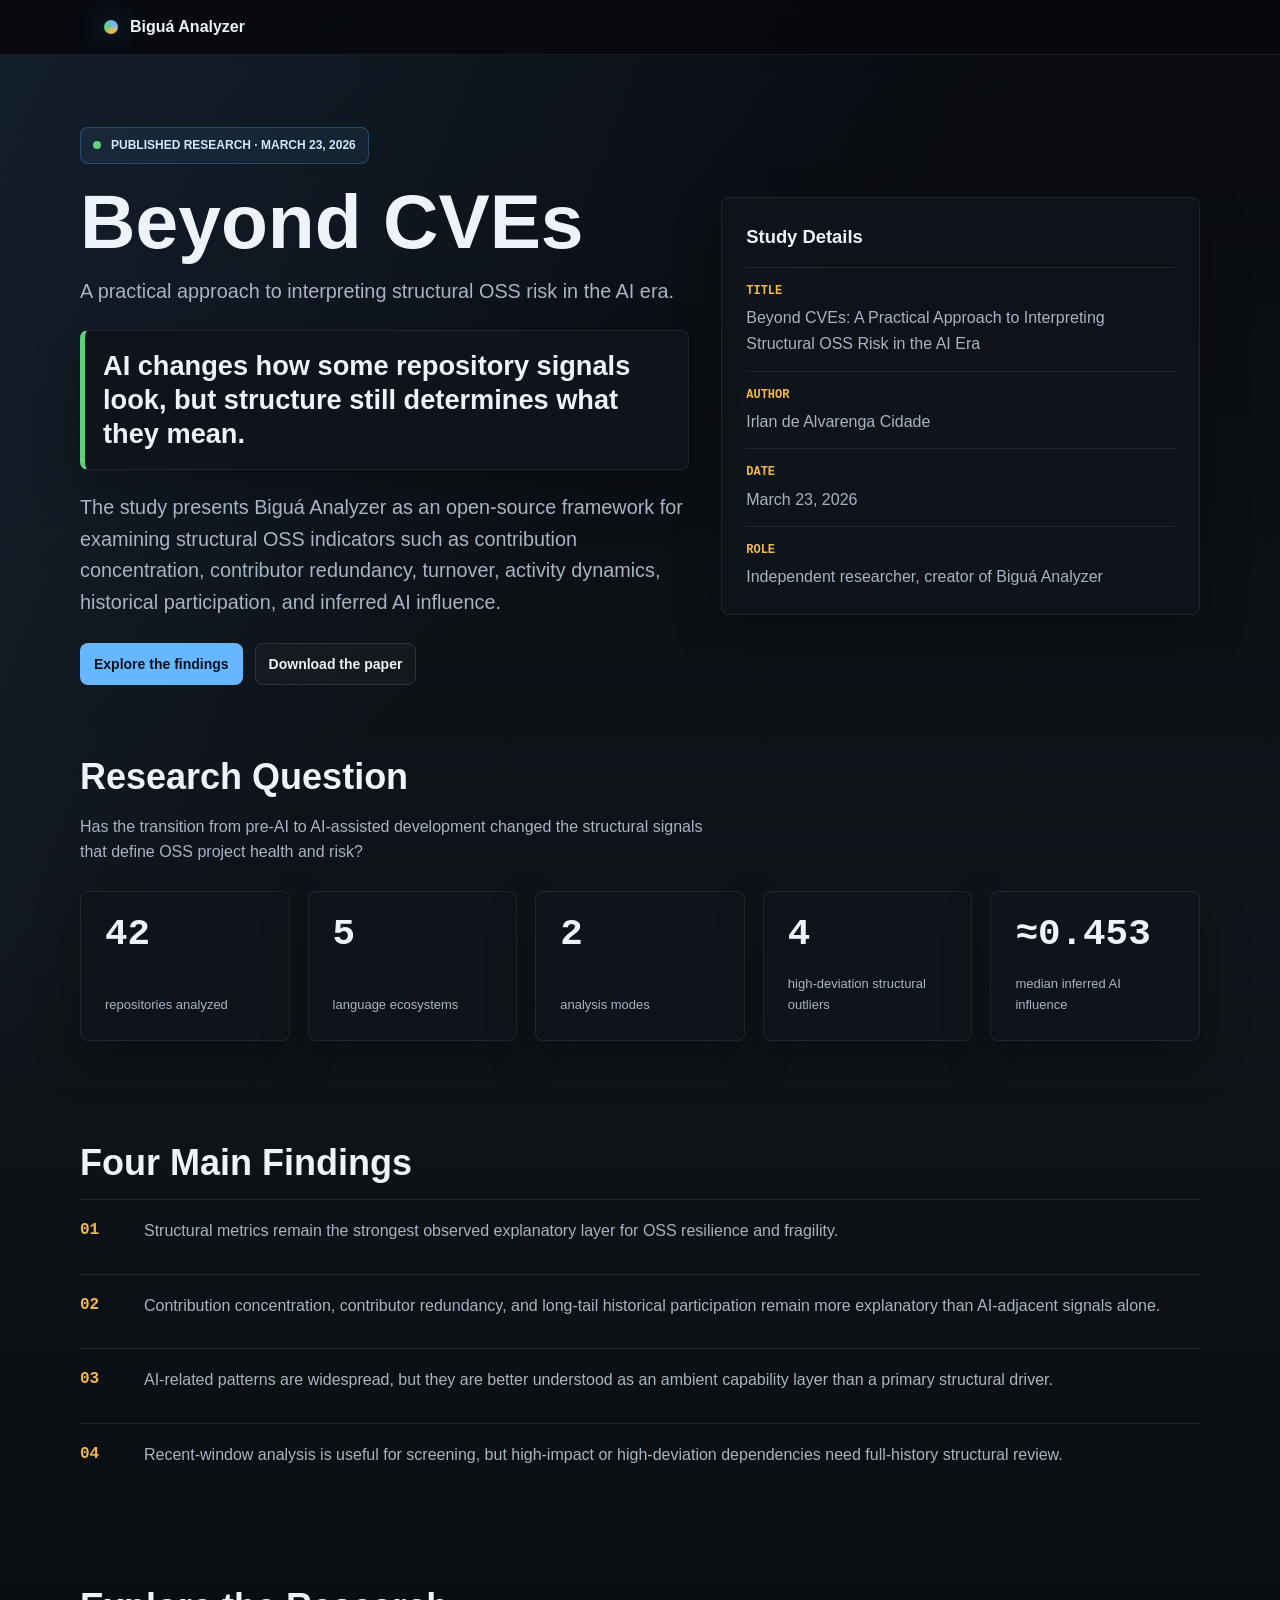
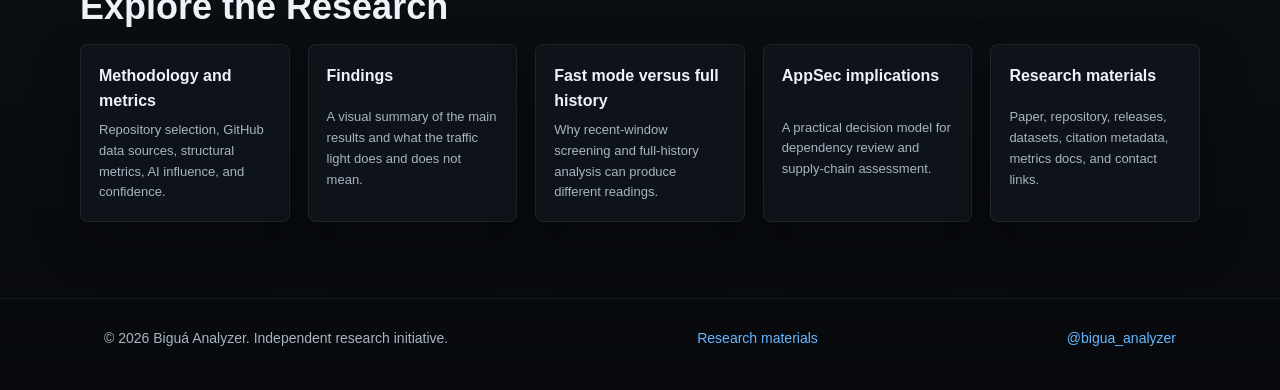
<file: docs/research/index.html>
<!DOCTYPE html>
<html lang="en">
<head>
  <meta charset="UTF-8" />
  <meta name="viewport" content="width=device-width, initial-scale=1.0" />
  <meta http-equiv="X-UA-Compatible" content="IE=edge" />
  <meta name="description" content="Overview of Beyond CVEs, the Biguá Analyzer study on structural OSS risk in the AI era." />
  <meta name="referrer" content="strict-origin-when-cross-origin" />
  <meta property="og:title" content="Beyond CVEs · Biguá Analyzer Research" />
  <meta property="og:description" content="A practical approach to interpreting structural OSS risk in the AI era." />
  <meta property="og:type" content="article" />
  <title>Research · Beyond CVEs · Biguá Analyzer</title>
  <link rel="stylesheet" href="../style.css" />
</head>
<body>
  <header class="site-header">
    <div class="header-inner">
      <a class="brand" href="../index.html" aria-label="Biguá Analyzer home">
        <span class="brand-mark" aria-hidden="true"></span>
        <span>Biguá Analyzer</span>
      </a>
      <details class="nav-disclosure">
        <summary class="nav-toggle">Menu</summary>
        <nav class="header-nav" aria-label="Primary navigation">
          <a class="nav-link" href="../index.html">Home</a>
          <a class="nav-link is-active" href="./">Research</a>
          <a class="nav-link" href="methodology/">Methodology</a>
          <a class="nav-link" href="findings/">Findings</a>
          <a class="nav-link" href="fast-vs-full/">Fast vs Full</a>
          <a class="nav-link" href="appsec/">AppSec</a>
          <a class="nav-link" href="materials/">Materials</a>
        </nav>
      </details>
    </div>
  </header>

  <main>
    <section class="hero site-shell">
      <div class="hero-grid">
        <div class="hero-copy">
          <div class="eyebrow">
            <span class="eyebrow-dot" aria-hidden="true"></span>
            Published research · March 23, 2026
          </div>
          <h1>Beyond CVEs</h1>
          <p class="lead">A practical approach to interpreting structural OSS risk in the AI era.</p>
          <div class="thesis-card">
            AI changes how some repository signals look, but structure still determines what they mean.
          </div>
          <p class="page-lead">
            The study presents Biguá Analyzer as an open-source framework for examining structural OSS indicators such as
            contribution concentration, contributor redundancy, turnover, activity dynamics, historical participation, and inferred AI influence.
          </p>
          <div class="hero-actions">
            <a class="btn btn-primary" href="findings/">Explore the findings</a>
            <a class="btn btn-outline" href="../Beyond-CVEs-OSS-Risk-AI-Era.pdf" target="_blank" rel="noreferrer noopener">Download the paper</a>
          </div>
        </div>

        <aside class="hero-panel">
          <h2 class="panel-title">Study Details</h2>
          <dl class="detail-list">
            <div><dt>Title</dt><dd>Beyond CVEs: A Practical Approach to Interpreting Structural OSS Risk in the AI Era</dd></div>
            <div><dt>Author</dt><dd>Irlan de Alvarenga Cidade</dd></div>
            <div><dt>Date</dt><dd>March 23, 2026</dd></div>
            <div><dt>Role</dt><dd>Independent researcher, creator of Biguá Analyzer</dd></div>
          </dl>
        </aside>
      </div>
    </section>

    <section class="section site-shell">
      <h2 class="section-title">Research Question</h2>
      <p class="section-subtitle">
        Has the transition from pre-AI to AI-assisted development changed the structural signals that define OSS project
        health and risk?
      </p>

      <div class="metric-grid five-up">
        <article class="metric-card">
          <span class="metric-value">42</span>
          <span class="metric-label">repositories analyzed</span>
        </article>
        <article class="metric-card">
          <span class="metric-value">5</span>
          <span class="metric-label">language ecosystems</span>
        </article>
        <article class="metric-card">
          <span class="metric-value">2</span>
          <span class="metric-label">analysis modes</span>
        </article>
        <article class="metric-card">
          <span class="metric-value">4</span>
          <span class="metric-label">high-deviation structural outliers</span>
        </article>
        <article class="metric-card">
          <span class="metric-value">≈0.453</span>
          <span class="metric-label">median inferred AI influence</span>
        </article>
      </div>
    </section>

    <section class="section site-shell">
      <h2 class="section-title">Four Main Findings</h2>
      <div class="finding-list">
        <article class="finding-item">
          <span>01</span>
          <p>Structural metrics remain the strongest observed explanatory layer for OSS resilience and fragility.</p>
        </article>
        <article class="finding-item">
          <span>02</span>
          <p>Contribution concentration, contributor redundancy, and long-tail historical participation remain more explanatory than AI-adjacent signals alone.</p>
        </article>
        <article class="finding-item">
          <span>03</span>
          <p>AI-related patterns are widespread, but they are better understood as an ambient capability layer than a primary structural driver.</p>
        </article>
        <article class="finding-item">
          <span>04</span>
          <p>Recent-window analysis is useful for screening, but high-impact or high-deviation dependencies need full-history structural review.</p>
        </article>
      </div>
    </section>

    <section class="section site-shell">
      <h2 class="section-title">Explore the Research</h2>
      <div class="nav-card-grid">
        <a class="nav-card" href="methodology/">
          <span>Methodology and metrics</span>
          <small>Repository selection, GitHub data sources, structural metrics, AI influence, and confidence.</small>
        </a>
        <a class="nav-card" href="findings/">
          <span>Findings</span>
          <small>A visual summary of the main results and what the traffic light does and does not mean.</small>
        </a>
        <a class="nav-card" href="fast-vs-full/">
          <span>Fast mode versus full history</span>
          <small>Why recent-window screening and full-history analysis can produce different readings.</small>
        </a>
        <a class="nav-card" href="appsec/">
          <span>AppSec implications</span>
          <small>A practical decision model for dependency review and supply-chain assessment.</small>
        </a>
        <a class="nav-card" href="materials/">
          <span>Research materials</span>
          <small>Paper, repository, releases, datasets, citation metadata, metrics docs, and contact links.</small>
        </a>
      </div>
    </section>
  </main>

  <footer class="site-footer">
    <div class="footer-inner">
      <span>© 2026 Biguá Analyzer. Independent research initiative.</span>
      <span><a href="materials/">Research materials</a></span>
      <span><a href="https://x.com/bigua_analyzer" target="_blank" rel="noreferrer noopener">@bigua_analyzer</a></span>
    </div>
  </footer>
</body>
</html>
</file>
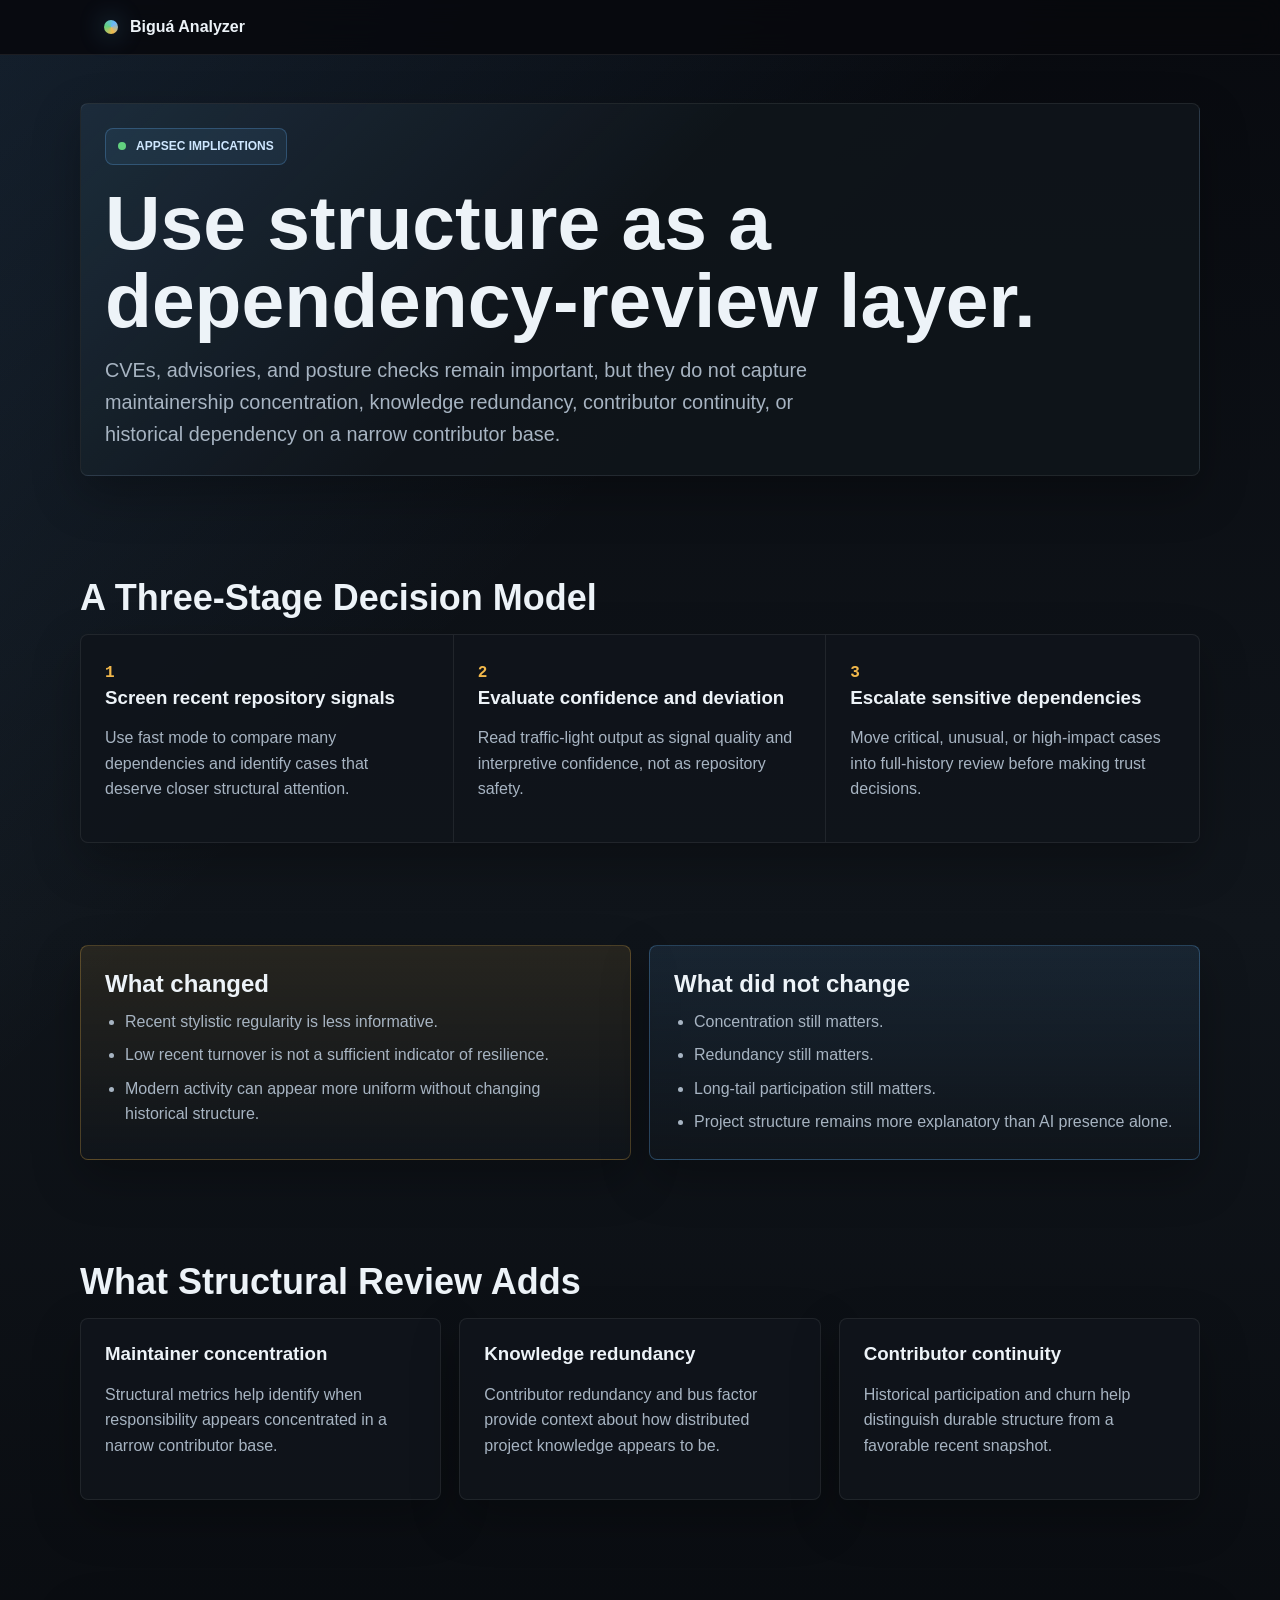
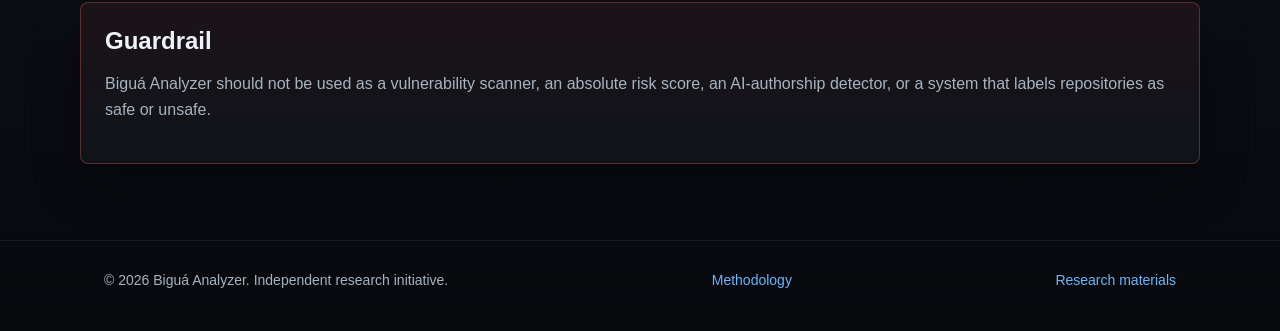
<file: docs/research/appsec/index.html>
<!DOCTYPE html>
<html lang="en">
<head>
  <meta charset="UTF-8" />
  <meta name="viewport" content="width=device-width, initial-scale=1.0" />
  <meta http-equiv="X-UA-Compatible" content="IE=edge" />
  <meta name="description" content="Practical AppSec implications from the Biguá Analyzer research on structural OSS risk." />
  <meta name="referrer" content="strict-origin-when-cross-origin" />
  <meta property="og:title" content="AppSec Implications · Biguá Analyzer Research" />
  <meta property="og:description" content="A three-stage model for using structural repository signals in dependency review." />
  <meta property="og:type" content="article" />
  <title>AppSec Implications · Biguá Analyzer Research</title>
  <link rel="stylesheet" href="../../style.css" />
</head>
<body>
  <header class="site-header">
    <div class="header-inner">
      <a class="brand" href="../../index.html" aria-label="Biguá Analyzer home">
        <span class="brand-mark" aria-hidden="true"></span>
        <span>Biguá Analyzer</span>
      </a>
      <details class="nav-disclosure">
        <summary class="nav-toggle">Menu</summary>
        <nav class="header-nav" aria-label="Primary navigation">
          <a class="nav-link" href="../../index.html">Home</a>
          <a class="nav-link" href="../">Research</a>
          <a class="nav-link" href="../methodology/">Methodology</a>
          <a class="nav-link" href="../findings/">Findings</a>
          <a class="nav-link" href="../fast-vs-full/">Fast vs Full</a>
          <a class="nav-link is-active" href="./">AppSec</a>
          <a class="nav-link" href="../materials/">Materials</a>
        </nav>
      </details>
    </div>
  </header>

  <main>
    <section class="section site-shell page-hero">
      <div class="page-hero-inner">
        <div class="eyebrow"><span class="eyebrow-dot" aria-hidden="true"></span>AppSec implications</div>
        <h1 class="page-title">Use structure as a dependency-review layer.</h1>
        <p class="page-lead">
          CVEs, advisories, and posture checks remain important, but they do not capture maintainership concentration,
          knowledge redundancy, contributor continuity, or historical dependency on a narrow contributor base.
        </p>
      </div>
    </section>

    <section class="section site-shell">
      <h2 class="section-title">A Three-Stage Decision Model</h2>
      <div class="process-strip">
        <article>
          <span class="step-kicker">1</span>
          <h3>Screen recent repository signals</h3>
          <p>Use fast mode to compare many dependencies and identify cases that deserve closer structural attention.</p>
        </article>
        <article>
          <span class="step-kicker">2</span>
          <h3>Evaluate confidence and deviation</h3>
          <p>Read traffic-light output as signal quality and interpretive confidence, not as repository safety.</p>
        </article>
        <article>
          <span class="step-kicker">3</span>
          <h3>Escalate sensitive dependencies</h3>
          <p>Move critical, unusual, or high-impact cases into full-history review before making trust decisions.</p>
        </article>
      </div>
    </section>

    <section class="section site-shell">
      <div class="comparison-panels">
        <article class="callout-panel">
          <h2>What changed</h2>
          <ul class="clean-list">
            <li>Recent stylistic regularity is less informative.</li>
            <li>Low recent turnover is not a sufficient indicator of resilience.</li>
            <li>Modern activity can appear more uniform without changing historical structure.</li>
          </ul>
        </article>
        <article class="callout-panel cool">
          <h2>What did not change</h2>
          <ul class="clean-list">
            <li>Concentration still matters.</li>
            <li>Redundancy still matters.</li>
            <li>Long-tail participation still matters.</li>
            <li>Project structure remains more explanatory than AI presence alone.</li>
          </ul>
        </article>
      </div>
    </section>

    <section class="section site-shell">
      <h2 class="section-title">What Structural Review Adds</h2>
      <div class="grid-3">
        <article class="card">
          <h3>Maintainer concentration</h3>
          <p>Structural metrics help identify when responsibility appears concentrated in a narrow contributor base.</p>
        </article>
        <article class="card">
          <h3>Knowledge redundancy</h3>
          <p>Contributor redundancy and bus factor provide context about how distributed project knowledge appears to be.</p>
        </article>
        <article class="card">
          <h3>Contributor continuity</h3>
          <p>Historical participation and churn help distinguish durable structure from a favorable recent snapshot.</p>
        </article>
      </div>
    </section>

    <section class="section site-shell">
      <div class="warning-note">
        <h2>Guardrail</h2>
        <p>
          Biguá Analyzer should not be used as a vulnerability scanner, an absolute risk score, an AI-authorship detector, or
          a system that labels repositories as safe or unsafe.
        </p>
      </div>
    </section>
  </main>

  <footer class="site-footer">
    <div class="footer-inner">
      <span>© 2026 Biguá Analyzer. Independent research initiative.</span>
      <span><a href="../methodology/">Methodology</a></span>
      <span><a href="../materials/">Research materials</a></span>
    </div>
  </footer>
</body>
</html>
</file>
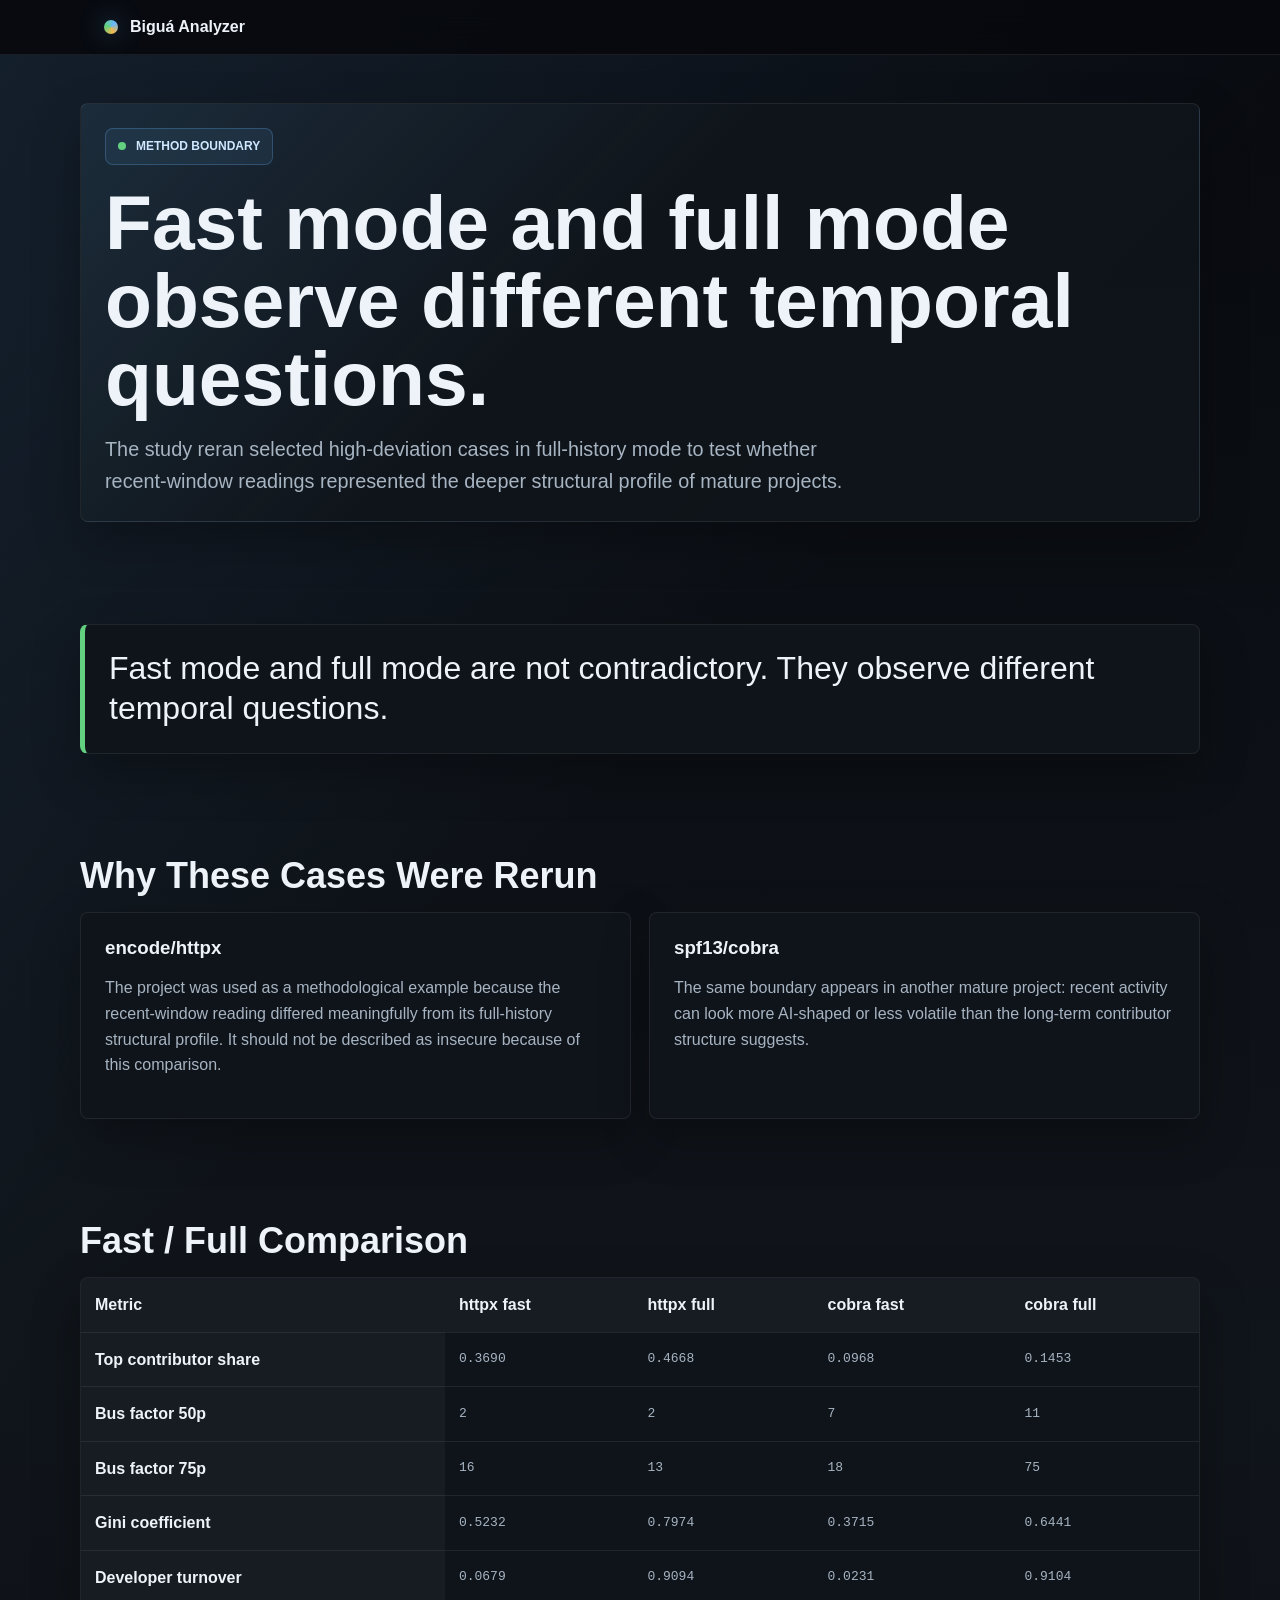
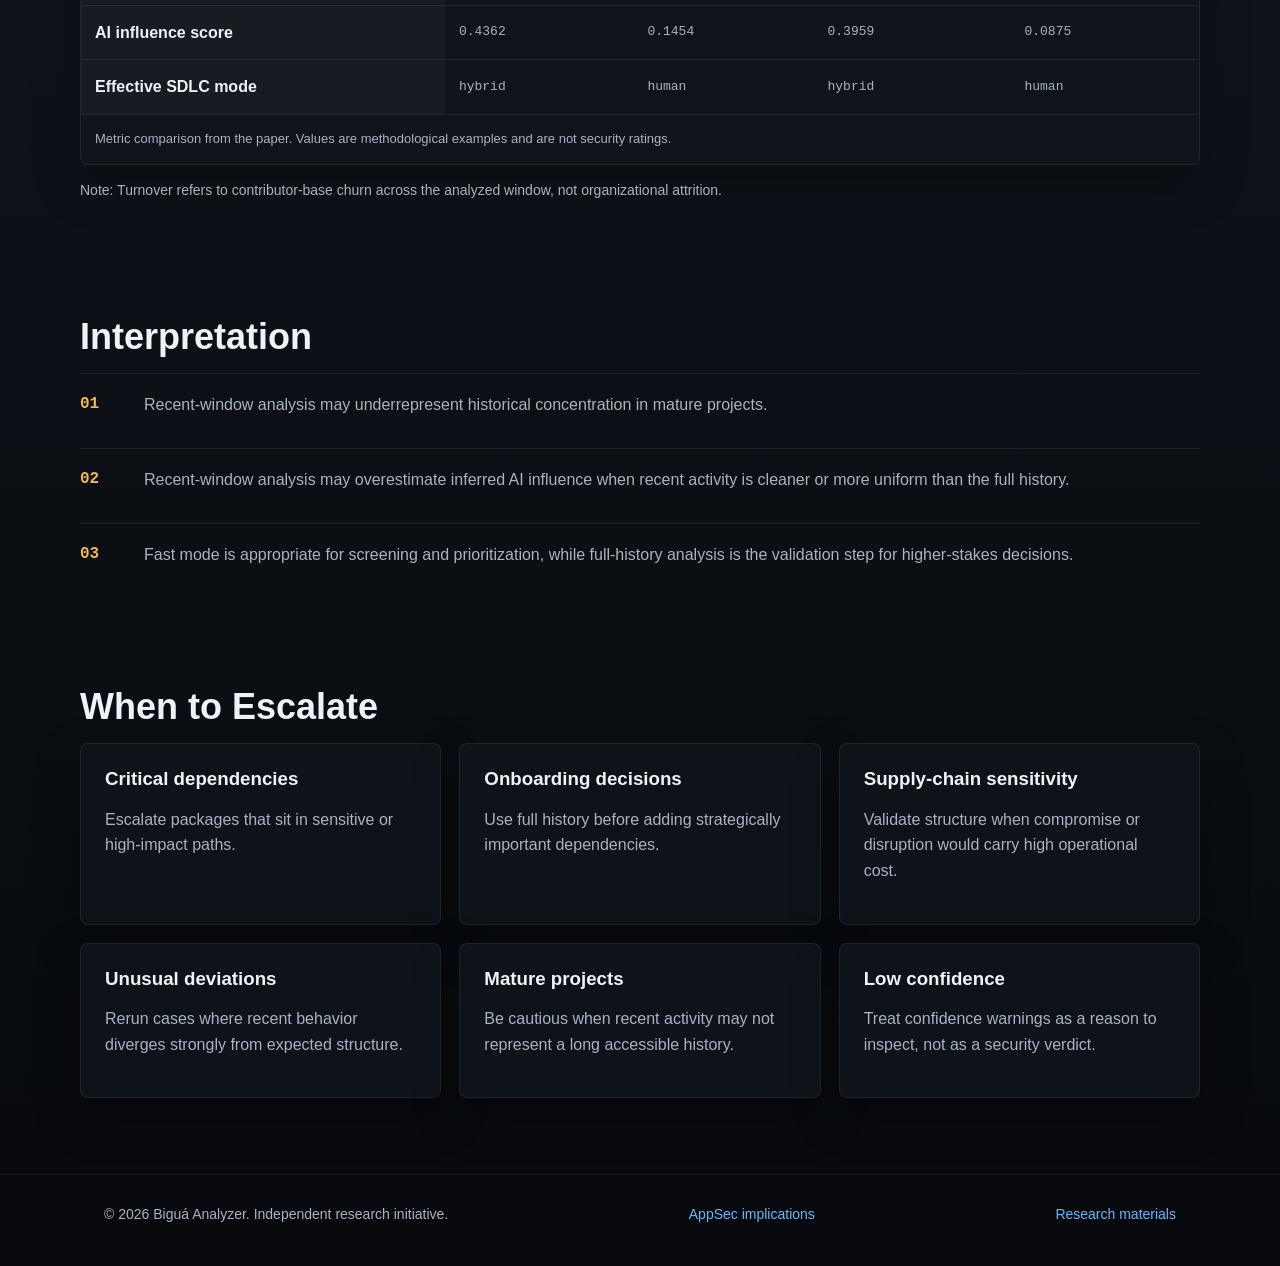
<file: docs/research/fast-vs-full/index.html>
<!DOCTYPE html>
<html lang="en">
<head>
  <meta charset="UTF-8" />
  <meta name="viewport" content="width=device-width, initial-scale=1.0" />
  <meta http-equiv="X-UA-Compatible" content="IE=edge" />
  <meta name="description" content="Fast mode versus full-history analysis in the Biguá Analyzer research, featuring httpx and cobra methodological examples." />
  <meta name="referrer" content="strict-origin-when-cross-origin" />
  <meta property="og:title" content="Fast vs Full · Biguá Analyzer Research" />
  <meta property="og:description" content="Why recent-window screening and full-history analysis answer different structural questions." />
  <meta property="og:type" content="article" />
  <title>Fast vs Full · Biguá Analyzer Research</title>
  <link rel="stylesheet" href="../../style.css" />
</head>
<body>
  <header class="site-header">
    <div class="header-inner">
      <a class="brand" href="../../index.html" aria-label="Biguá Analyzer home">
        <span class="brand-mark" aria-hidden="true"></span>
        <span>Biguá Analyzer</span>
      </a>
      <details class="nav-disclosure">
        <summary class="nav-toggle">Menu</summary>
        <nav class="header-nav" aria-label="Primary navigation">
          <a class="nav-link" href="../../index.html">Home</a>
          <a class="nav-link" href="../">Research</a>
          <a class="nav-link" href="../methodology/">Methodology</a>
          <a class="nav-link" href="../findings/">Findings</a>
          <a class="nav-link is-active" href="./">Fast vs Full</a>
          <a class="nav-link" href="../appsec/">AppSec</a>
          <a class="nav-link" href="../materials/">Materials</a>
        </nav>
      </details>
    </div>
  </header>

  <main>
    <section class="section site-shell page-hero">
      <div class="page-hero-inner">
        <div class="eyebrow"><span class="eyebrow-dot" aria-hidden="true"></span>Method boundary</div>
        <h1 class="page-title">Fast mode and full mode observe different temporal questions.</h1>
        <p class="page-lead">
          The study reran selected high-deviation cases in full-history mode to test whether recent-window readings represented
          the deeper structural profile of mature projects.
        </p>
      </div>
    </section>

    <section class="section site-shell">
      <div class="quote-panel">
        <p>Fast mode and full mode are not contradictory. They observe different temporal questions.</p>
      </div>
    </section>

    <section class="section site-shell">
      <h2 class="section-title">Why These Cases Were Rerun</h2>
      <div class="grid-2">
        <article class="card">
          <h3>encode/httpx</h3>
          <p>
            The project was used as a methodological example because the recent-window reading differed meaningfully from its
            full-history structural profile. It should not be described as insecure because of this comparison.
          </p>
        </article>
        <article class="card">
          <h3>spf13/cobra</h3>
          <p>
            The same boundary appears in another mature project: recent activity can look more AI-shaped or less volatile than
            the long-term contributor structure suggests.
          </p>
        </article>
      </div>
    </section>

    <section class="section site-shell">
      <h2 class="section-title">Fast / Full Comparison</h2>
      <div class="table-wrap" role="region" aria-label="Fast and full-history comparison table" tabindex="0">
        <table class="research-table">
          <caption>
            Metric comparison from the paper. Values are methodological examples and are not security ratings.
          </caption>
          <thead>
            <tr>
              <th scope="col">Metric</th>
              <th scope="col">httpx fast</th>
              <th scope="col">httpx full</th>
              <th scope="col">cobra fast</th>
              <th scope="col">cobra full</th>
            </tr>
          </thead>
          <tbody>
            <tr><th scope="row">Top contributor share</th><td>0.3690</td><td>0.4668</td><td>0.0968</td><td>0.1453</td></tr>
            <tr><th scope="row">Bus factor 50p</th><td>2</td><td>2</td><td>7</td><td>11</td></tr>
            <tr><th scope="row">Bus factor 75p</th><td>16</td><td>13</td><td>18</td><td>75</td></tr>
            <tr><th scope="row">Gini coefficient</th><td>0.5232</td><td>0.7974</td><td>0.3715</td><td>0.6441</td></tr>
            <tr><th scope="row">Developer turnover</th><td>0.0679</td><td>0.9094</td><td>0.0231</td><td>0.9104</td></tr>
            <tr><th scope="row">AI influence score</th><td>0.4362</td><td>0.1454</td><td>0.3959</td><td>0.0875</td></tr>
            <tr><th scope="row">Effective SDLC mode</th><td>hybrid</td><td>human</td><td>hybrid</td><td>human</td></tr>
          </tbody>
        </table>
      </div>
      <p class="caption">
        Note: Turnover refers to contributor-base churn across the analyzed window, not organizational attrition.
      </p>
    </section>

    <section class="section site-shell">
      <h2 class="section-title">Interpretation</h2>
      <div class="finding-list">
        <article class="finding-item">
          <span>01</span>
          <p>Recent-window analysis may underrepresent historical concentration in mature projects.</p>
        </article>
        <article class="finding-item">
          <span>02</span>
          <p>Recent-window analysis may overestimate inferred AI influence when recent activity is cleaner or more uniform than the full history.</p>
        </article>
        <article class="finding-item">
          <span>03</span>
          <p>Fast mode is appropriate for screening and prioritization, while full-history analysis is the validation step for higher-stakes decisions.</p>
        </article>
      </div>
    </section>

    <section class="section site-shell">
      <h2 class="section-title">When to Escalate</h2>
      <div class="grid-3">
        <article class="card"><h3>Critical dependencies</h3><p>Escalate packages that sit in sensitive or high-impact paths.</p></article>
        <article class="card"><h3>Onboarding decisions</h3><p>Use full history before adding strategically important dependencies.</p></article>
        <article class="card"><h3>Supply-chain sensitivity</h3><p>Validate structure when compromise or disruption would carry high operational cost.</p></article>
        <article class="card"><h3>Unusual deviations</h3><p>Rerun cases where recent behavior diverges strongly from expected structure.</p></article>
        <article class="card"><h3>Mature projects</h3><p>Be cautious when recent activity may not represent a long accessible history.</p></article>
        <article class="card"><h3>Low confidence</h3><p>Treat confidence warnings as a reason to inspect, not as a security verdict.</p></article>
      </div>
    </section>
  </main>

  <footer class="site-footer">
    <div class="footer-inner">
      <span>© 2026 Biguá Analyzer. Independent research initiative.</span>
      <span><a href="../appsec/">AppSec implications</a></span>
      <span><a href="../materials/">Research materials</a></span>
    </div>
  </footer>
</body>
</html>
</file>
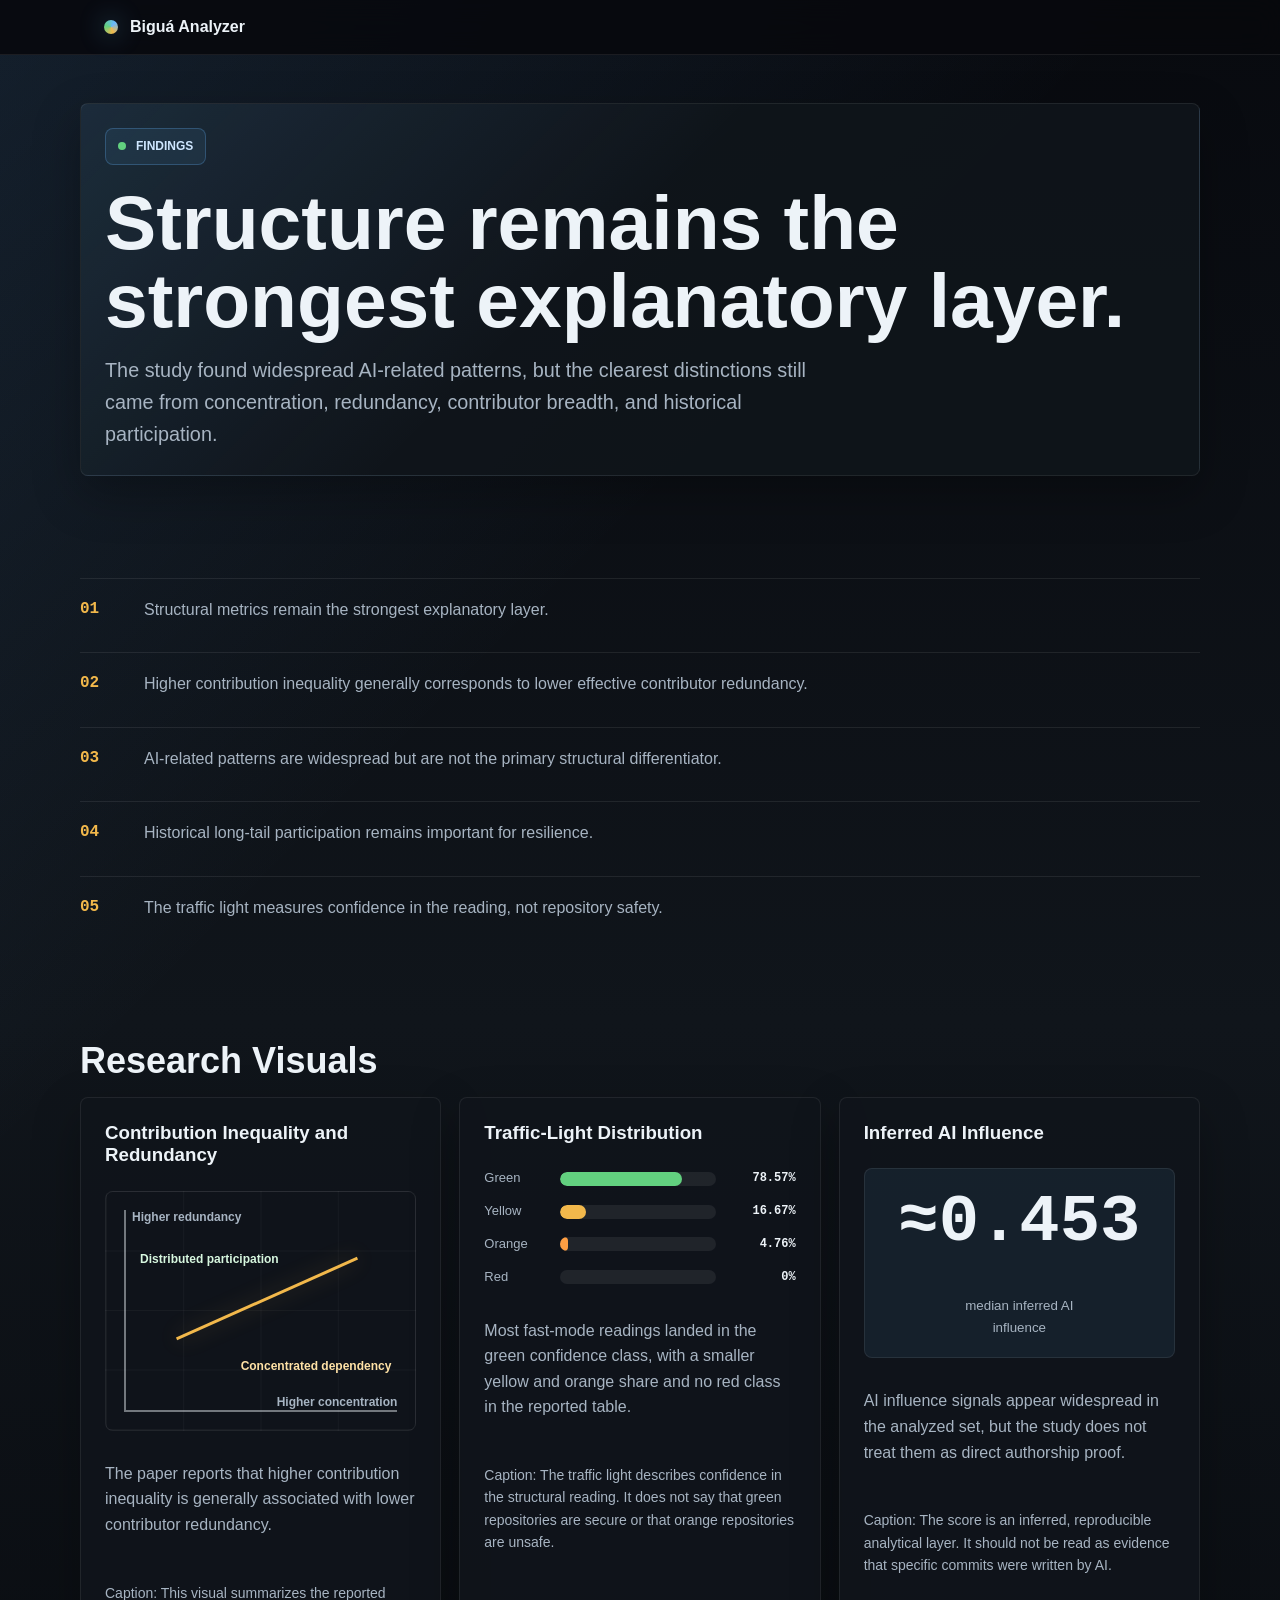
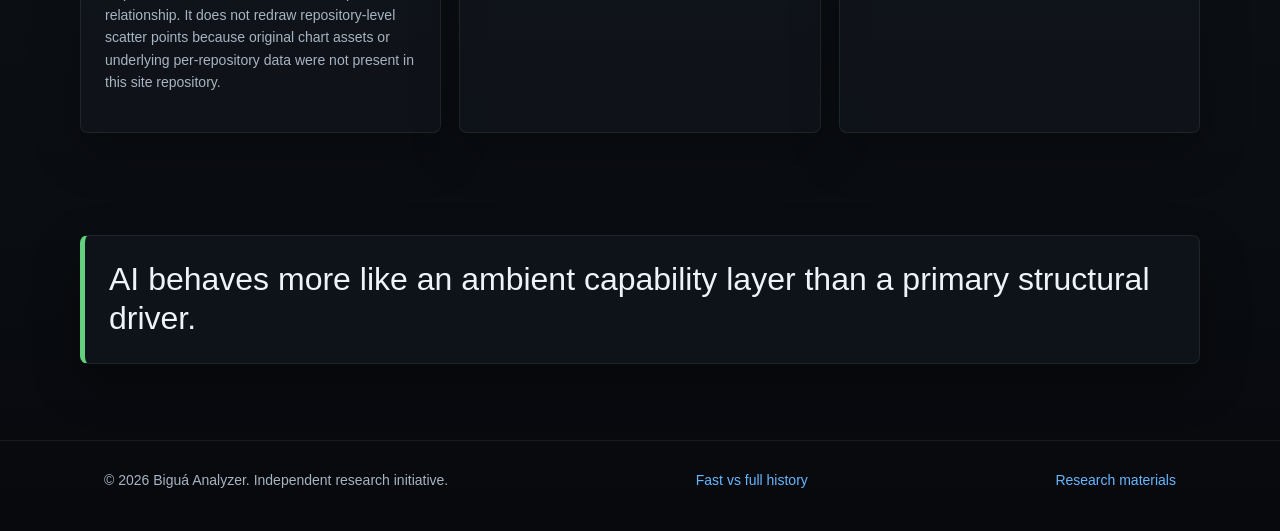
<file: docs/research/findings/index.html>
<!DOCTYPE html>
<html lang="en">
<head>
  <meta charset="UTF-8" />
  <meta name="viewport" content="width=device-width, initial-scale=1.0" />
  <meta http-equiv="X-UA-Compatible" content="IE=edge" />
  <meta name="description" content="Primary findings from the Biguá Analyzer research on structural OSS risk and AI-era repository interpretation." />
  <meta name="referrer" content="strict-origin-when-cross-origin" />
  <meta property="og:title" content="Findings · Biguá Analyzer Research" />
  <meta property="og:description" content="Structural metrics, contributor redundancy, AI influence, long-tail participation, and traffic-light confidence." />
  <meta property="og:type" content="article" />
  <title>Findings · Biguá Analyzer Research</title>
  <link rel="stylesheet" href="../../style.css" />
</head>
<body>
  <header class="site-header">
    <div class="header-inner">
      <a class="brand" href="../../index.html" aria-label="Biguá Analyzer home">
        <span class="brand-mark" aria-hidden="true"></span>
        <span>Biguá Analyzer</span>
      </a>
      <details class="nav-disclosure">
        <summary class="nav-toggle">Menu</summary>
        <nav class="header-nav" aria-label="Primary navigation">
          <a class="nav-link" href="../../index.html">Home</a>
          <a class="nav-link" href="../">Research</a>
          <a class="nav-link" href="../methodology/">Methodology</a>
          <a class="nav-link is-active" href="./">Findings</a>
          <a class="nav-link" href="../fast-vs-full/">Fast vs Full</a>
          <a class="nav-link" href="../appsec/">AppSec</a>
          <a class="nav-link" href="../materials/">Materials</a>
        </nav>
      </details>
    </div>
  </header>

  <main>
    <section class="section site-shell page-hero">
      <div class="page-hero-inner">
        <div class="eyebrow"><span class="eyebrow-dot" aria-hidden="true"></span>Findings</div>
        <h1 class="page-title">Structure remains the strongest explanatory layer.</h1>
        <p class="page-lead">
          The study found widespread AI-related patterns, but the clearest distinctions still came from concentration,
          redundancy, contributor breadth, and historical participation.
        </p>
      </div>
    </section>

    <section class="section site-shell">
      <div class="finding-list">
        <article class="finding-item">
          <span>01</span>
          <p>Structural metrics remain the strongest explanatory layer.</p>
        </article>
        <article class="finding-item">
          <span>02</span>
          <p>Higher contribution inequality generally corresponds to lower effective contributor redundancy.</p>
        </article>
        <article class="finding-item">
          <span>03</span>
          <p>AI-related patterns are widespread but are not the primary structural differentiator.</p>
        </article>
        <article class="finding-item">
          <span>04</span>
          <p>Historical long-tail participation remains important for resilience.</p>
        </article>
        <article class="finding-item">
          <span>05</span>
          <p>The traffic light measures confidence in the reading, not repository safety.</p>
        </article>
      </div>
    </section>

    <section class="section site-shell">
      <h2 class="section-title">Research Visuals</h2>
      <div class="visual-grid">
        <article class="chart-card">
          <h3>Contribution Inequality and Redundancy</h3>
          <div class="relationship-chart" role="img" aria-label="Conceptual chart showing the observed relationship that higher contribution inequality generally corresponds to lower contributor redundancy.">
            <div class="axis y-axis">Higher redundancy</div>
            <div class="axis x-axis">Higher concentration</div>
            <div class="trend-line" aria-hidden="true"></div>
            <span class="trend-label high">Distributed participation</span>
            <span class="trend-label low">Concentrated dependency</span>
          </div>
          <p>
            The paper reports that higher contribution inequality is generally associated with lower contributor redundancy.
          </p>
          <p class="caption">
            Caption: This visual summarizes the reported relationship. It does not redraw repository-level scatter points because original chart assets or underlying per-repository data were not present in this site repository.
          </p>
        </article>

        <article class="chart-card">
          <h3>Traffic-Light Distribution</h3>
          <div class="bar-chart" role="img" aria-label="Fast analysis traffic-light distribution: green 78.57 percent, yellow 16.67 percent, orange 4.76 percent, red 0 percent.">
            <div class="bar-row"><span>Green</span><div class="bar-track"><span class="bar green" style="width:78.57%"></span></div><strong>78.57%</strong></div>
            <div class="bar-row"><span>Yellow</span><div class="bar-track"><span class="bar yellow" style="width:16.67%"></span></div><strong>16.67%</strong></div>
            <div class="bar-row"><span>Orange</span><div class="bar-track"><span class="bar orange" style="width:4.76%"></span></div><strong>4.76%</strong></div>
            <div class="bar-row"><span>Red</span><div class="bar-track"><span class="bar red" style="width:0%"></span></div><strong>0%</strong></div>
          </div>
          <p>
            Most fast-mode readings landed in the green confidence class, with a smaller yellow and orange share and no red class in the reported table.
          </p>
          <p class="caption">
            Caption: The traffic light describes confidence in the structural reading. It does not say that green repositories are secure or that orange repositories are unsafe.
          </p>
        </article>

        <article class="chart-card">
          <h3>Inferred AI Influence</h3>
          <div class="single-metric" role="img" aria-label="Median inferred AI influence score approximately 0.453 across the fast analysis.">
            <span>≈0.453</span>
            <small>median inferred AI influence</small>
          </div>
          <p>
            AI influence signals appear widespread in the analyzed set, but the study does not treat them as direct authorship proof.
          </p>
          <p class="caption">
            Caption: The score is an inferred, reproducible analytical layer. It should not be read as evidence that specific commits were written by AI.
          </p>
        </article>
      </div>
    </section>

    <section class="section site-shell">
      <div class="quote-panel">
        <p>AI behaves more like an ambient capability layer than a primary structural driver.</p>
      </div>
    </section>
  </main>

  <footer class="site-footer">
    <div class="footer-inner">
      <span>© 2026 Biguá Analyzer. Independent research initiative.</span>
      <span><a href="../fast-vs-full/">Fast vs full history</a></span>
      <span><a href="../materials/">Research materials</a></span>
    </div>
  </footer>
</body>
</html>
</file>
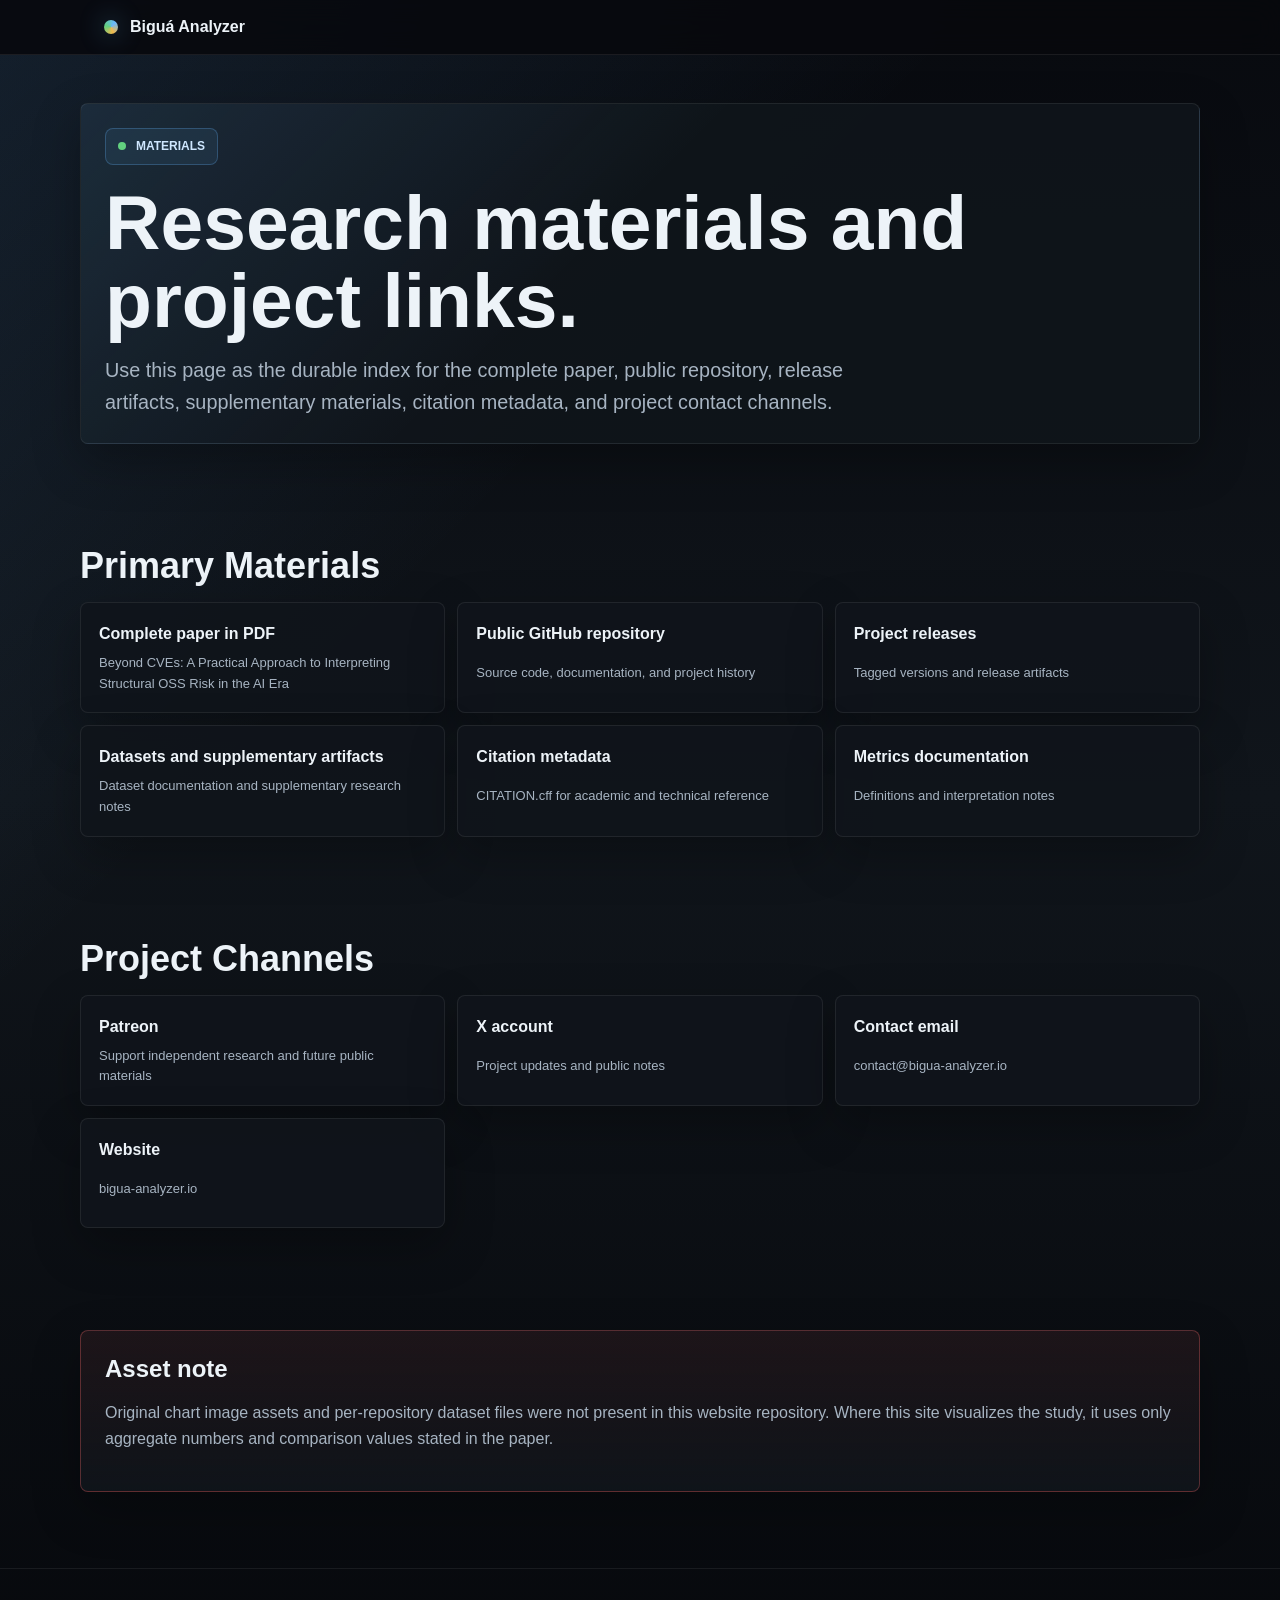
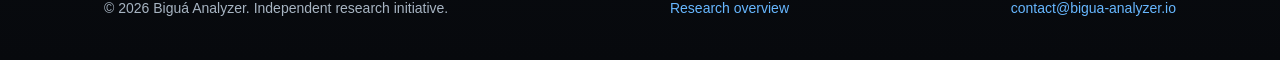
<file: docs/research/materials/index.html>
<!DOCTYPE html>
<html lang="en">
<head>
  <meta charset="UTF-8" />
  <meta name="viewport" content="width=device-width, initial-scale=1.0" />
  <meta http-equiv="X-UA-Compatible" content="IE=edge" />
  <meta name="description" content="Research materials, repository links, datasets, citation metadata, and contact links for Biguá Analyzer." />
  <meta name="referrer" content="strict-origin-when-cross-origin" />
  <meta property="og:title" content="Research Materials · Biguá Analyzer" />
  <meta property="og:description" content="Paper, code, releases, datasets, supplementary artifacts, citation metadata, metrics documentation, and contact links." />
  <meta property="og:type" content="article" />
  <title>Research Materials · Biguá Analyzer</title>
  <link rel="stylesheet" href="../../style.css" />
</head>
<body>
  <header class="site-header">
    <div class="header-inner">
      <a class="brand" href="../../index.html" aria-label="Biguá Analyzer home">
        <span class="brand-mark" aria-hidden="true"></span>
        <span>Biguá Analyzer</span>
      </a>
      <details class="nav-disclosure">
        <summary class="nav-toggle">Menu</summary>
        <nav class="header-nav" aria-label="Primary navigation">
          <a class="nav-link" href="../../index.html">Home</a>
          <a class="nav-link" href="../">Research</a>
          <a class="nav-link" href="../methodology/">Methodology</a>
          <a class="nav-link" href="../findings/">Findings</a>
          <a class="nav-link" href="../fast-vs-full/">Fast vs Full</a>
          <a class="nav-link" href="../appsec/">AppSec</a>
          <a class="nav-link is-active" href="./">Materials</a>
        </nav>
      </details>
    </div>
  </header>

  <main>
    <section class="section site-shell page-hero">
      <div class="page-hero-inner">
        <div class="eyebrow"><span class="eyebrow-dot" aria-hidden="true"></span>Materials</div>
        <h1 class="page-title">Research materials and project links.</h1>
        <p class="page-lead">
          Use this page as the durable index for the complete paper, public repository, release artifacts, supplementary
          materials, citation metadata, and project contact channels.
        </p>
      </div>
    </section>

    <section class="section site-shell">
      <h2 class="section-title">Primary Materials</h2>
      <div class="link-board">
        <a href="../../Beyond-CVEs-OSS-Risk-AI-Era.pdf" target="_blank" rel="noreferrer noopener">
          <span>Complete paper in PDF</span>
          <small>Beyond CVEs: A Practical Approach to Interpreting Structural OSS Risk in the AI Era</small>
        </a>
        <a href="https://github.com/icidade/bigua-analyzer" target="_blank" rel="noreferrer noopener">
          <span>Public GitHub repository</span>
          <small>Source code, documentation, and project history</small>
        </a>
        <a href="https://github.com/icidade/bigua-analyzer/releases" target="_blank" rel="noreferrer noopener">
          <span>Project releases</span>
          <small>Tagged versions and release artifacts</small>
        </a>
        <a href="https://github.com/icidade/bigua-analyzer/blob/main/bigua_project_docs/datasets.md" target="_blank" rel="noreferrer noopener">
          <span>Datasets and supplementary artifacts</span>
          <small>Dataset documentation and supplementary research notes</small>
        </a>
        <a href="https://github.com/icidade/bigua-analyzer/blob/main/CITATION.cff" target="_blank" rel="noreferrer noopener">
          <span>Citation metadata</span>
          <small>CITATION.cff for academic and technical reference</small>
        </a>
        <a href="https://github.com/icidade/bigua-analyzer/blob/main/bigua_project_docs/metrics.md" target="_blank" rel="noreferrer noopener">
          <span>Metrics documentation</span>
          <small>Definitions and interpretation notes</small>
        </a>
      </div>
    </section>

    <section class="section site-shell">
      <h2 class="section-title">Project Channels</h2>
      <div class="link-board">
        <a href="https://patreon.com/bigua_analyzer" target="_blank" rel="noreferrer noopener">
          <span>Patreon</span>
          <small>Support independent research and future public materials</small>
        </a>
        <a href="https://x.com/bigua_analyzer" target="_blank" rel="noreferrer noopener">
          <span>X account</span>
          <small>Project updates and public notes</small>
        </a>
        <a href="mailto:contact@bigua-analyzer.io">
          <span>Contact email</span>
          <small>contact@bigua-analyzer.io</small>
        </a>
        <a href="https://bigua-analyzer.io" target="_blank" rel="noreferrer noopener">
          <span>Website</span>
          <small>bigua-analyzer.io</small>
        </a>
      </div>
    </section>

    <section class="section site-shell">
      <div class="warning-note">
        <h2>Asset note</h2>
        <p>
          Original chart image assets and per-repository dataset files were not present in this website repository. Where this
          site visualizes the study, it uses only aggregate numbers and comparison values stated in the paper.
        </p>
      </div>
    </section>
  </main>

  <footer class="site-footer">
    <div class="footer-inner">
      <span>© 2026 Biguá Analyzer. Independent research initiative.</span>
      <span><a href="../">Research overview</a></span>
      <span><a href="mailto:contact@bigua-analyzer.io">contact@bigua-analyzer.io</a></span>
    </div>
  </footer>
</body>
</html>
</file>
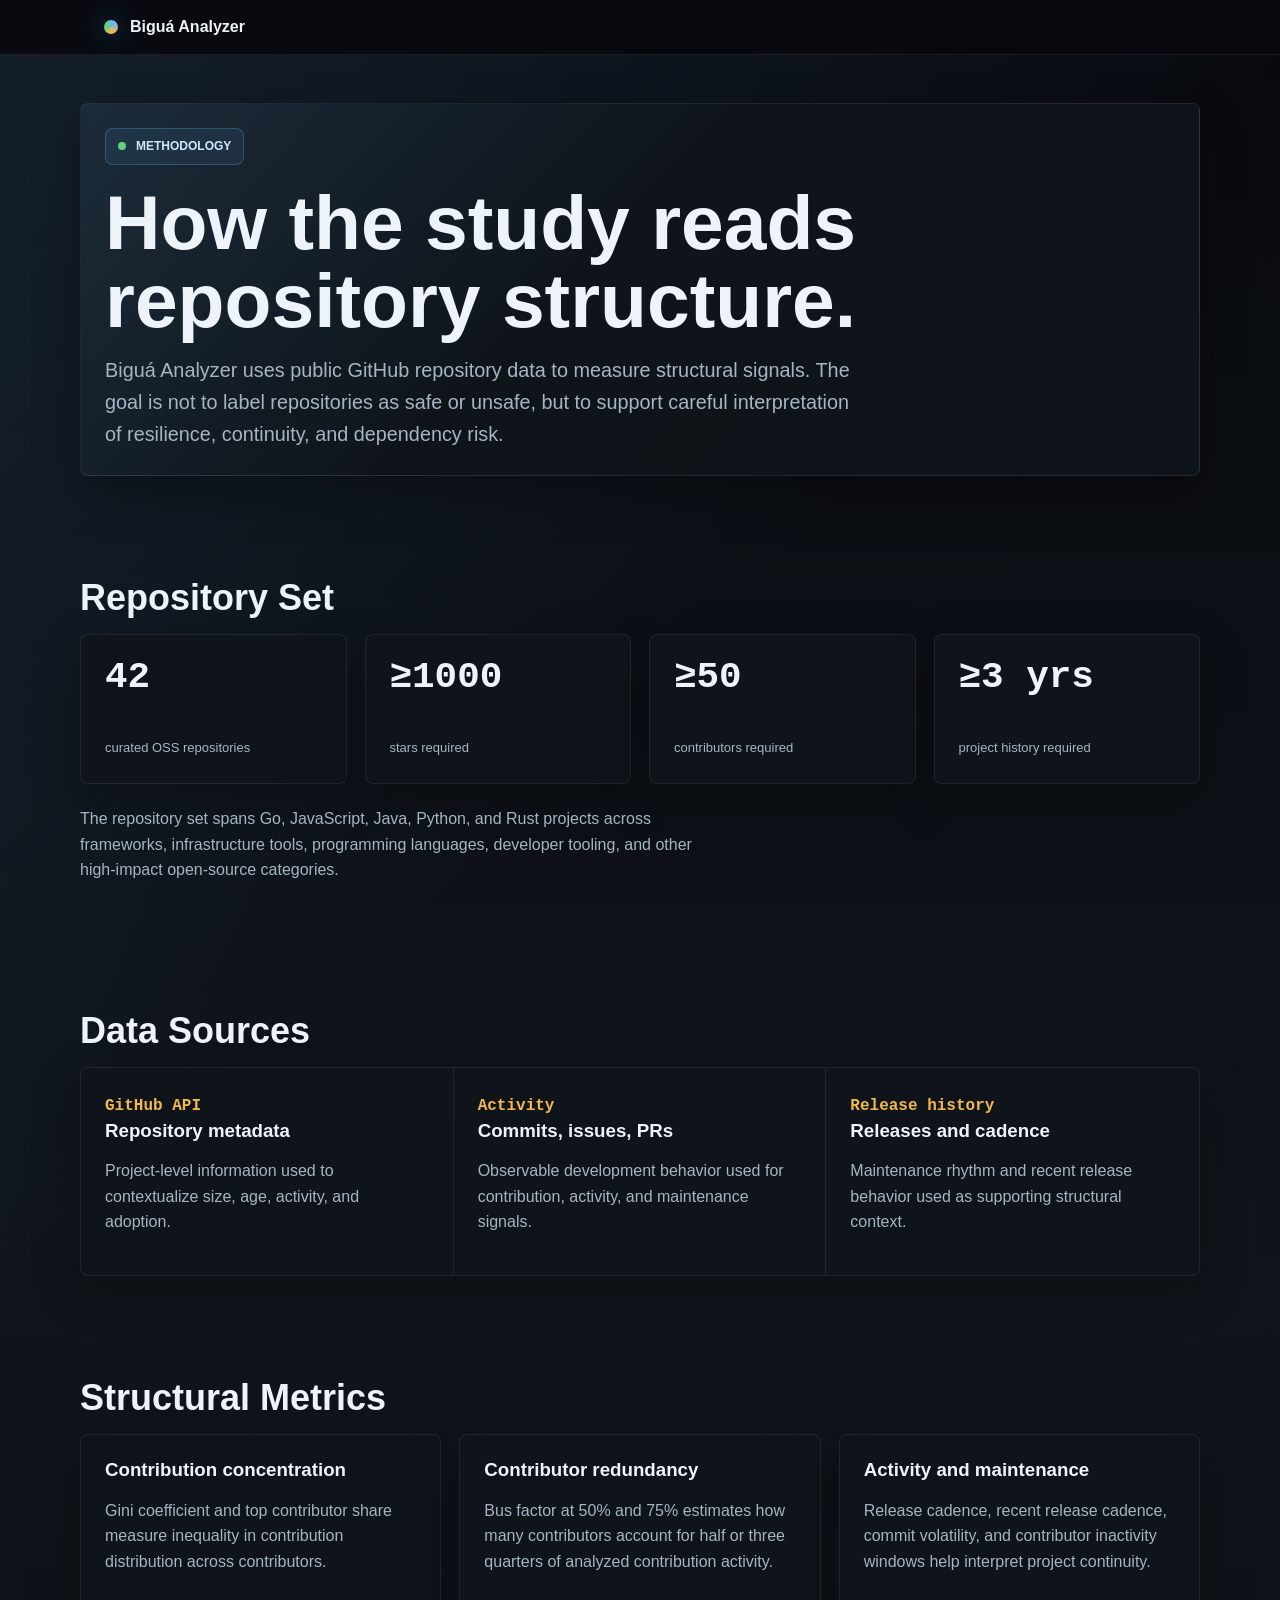
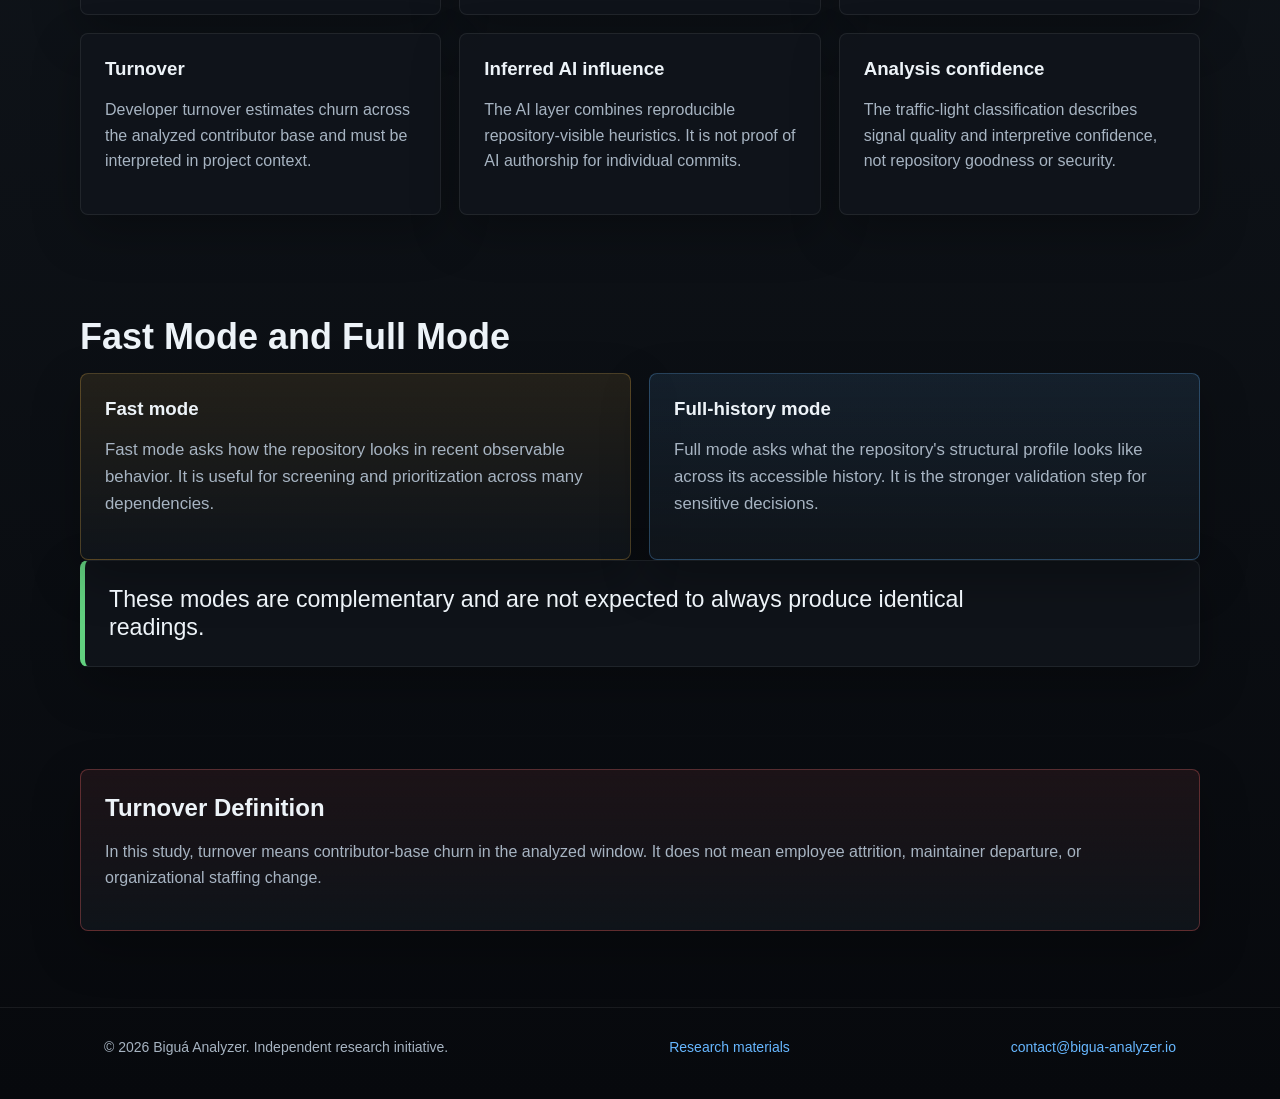
<file: docs/research/methodology/index.html>
<!DOCTYPE html>
<html lang="en">
<head>
  <meta charset="UTF-8" />
  <meta name="viewport" content="width=device-width, initial-scale=1.0" />
  <meta http-equiv="X-UA-Compatible" content="IE=edge" />
  <meta name="description" content="Methodology and metrics used by the Biguá Analyzer study on structural OSS risk." />
  <meta name="referrer" content="strict-origin-when-cross-origin" />
  <meta property="og:title" content="Methodology · Biguá Analyzer Research" />
  <meta property="og:description" content="Repository selection, GitHub data sources, structural metrics, inferred AI influence, and analysis confidence." />
  <meta property="og:type" content="article" />
  <title>Methodology · Biguá Analyzer Research</title>
  <link rel="stylesheet" href="../../style.css" />
</head>
<body>
  <header class="site-header">
    <div class="header-inner">
      <a class="brand" href="../../index.html" aria-label="Biguá Analyzer home">
        <span class="brand-mark" aria-hidden="true"></span>
        <span>Biguá Analyzer</span>
      </a>
      <details class="nav-disclosure">
        <summary class="nav-toggle">Menu</summary>
        <nav class="header-nav" aria-label="Primary navigation">
          <a class="nav-link" href="../../index.html">Home</a>
          <a class="nav-link" href="../">Research</a>
          <a class="nav-link is-active" href="./">Methodology</a>
          <a class="nav-link" href="../findings/">Findings</a>
          <a class="nav-link" href="../fast-vs-full/">Fast vs Full</a>
          <a class="nav-link" href="../appsec/">AppSec</a>
          <a class="nav-link" href="../materials/">Materials</a>
        </nav>
      </details>
    </div>
  </header>

  <main>
    <section class="section site-shell page-hero">
      <div class="page-hero-inner">
        <div class="eyebrow"><span class="eyebrow-dot" aria-hidden="true"></span>Methodology</div>
        <h1 class="page-title">How the study reads repository structure.</h1>
        <p class="page-lead">
          Biguá Analyzer uses public GitHub repository data to measure structural signals. The goal is not to label repositories
          as safe or unsafe, but to support careful interpretation of resilience, continuity, and dependency risk.
        </p>
      </div>
    </section>

    <section class="section site-shell">
      <h2 class="section-title">Repository Set</h2>
      <div class="metric-grid">
        <article class="metric-card"><span class="metric-value">42</span><span class="metric-label">curated OSS repositories</span></article>
        <article class="metric-card"><span class="metric-value">≥1000</span><span class="metric-label">stars required</span></article>
        <article class="metric-card"><span class="metric-value">≥50</span><span class="metric-label">contributors required</span></article>
        <article class="metric-card"><span class="metric-value">≥3 yrs</span><span class="metric-label">project history required</span></article>
      </div>
      <p class="section-subtitle after-grid">
        The repository set spans Go, JavaScript, Java, Python, and Rust projects across frameworks, infrastructure tools,
        programming languages, developer tooling, and other high-impact open-source categories.
      </p>
    </section>

    <section class="section site-shell">
      <h2 class="section-title">Data Sources</h2>
      <div class="process-strip">
        <article>
          <span class="step-kicker">GitHub API</span>
          <h3>Repository metadata</h3>
          <p>Project-level information used to contextualize size, age, activity, and adoption.</p>
        </article>
        <article>
          <span class="step-kicker">Activity</span>
          <h3>Commits, issues, PRs</h3>
          <p>Observable development behavior used for contribution, activity, and maintenance signals.</p>
        </article>
        <article>
          <span class="step-kicker">Release history</span>
          <h3>Releases and cadence</h3>
          <p>Maintenance rhythm and recent release behavior used as supporting structural context.</p>
        </article>
      </div>
    </section>

    <section class="section site-shell">
      <h2 class="section-title">Structural Metrics</h2>
      <div class="grid-3">
        <article class="card">
          <h3>Contribution concentration</h3>
          <p>Gini coefficient and top contributor share measure inequality in contribution distribution across contributors.</p>
        </article>
        <article class="card">
          <h3>Contributor redundancy</h3>
          <p>Bus factor at 50% and 75% estimates how many contributors account for half or three quarters of analyzed contribution activity.</p>
        </article>
        <article class="card">
          <h3>Activity and maintenance</h3>
          <p>Release cadence, recent release cadence, commit volatility, and contributor inactivity windows help interpret project continuity.</p>
        </article>
        <article class="card">
          <h3>Turnover</h3>
          <p>Developer turnover estimates churn across the analyzed contributor base and must be interpreted in project context.</p>
        </article>
        <article class="card">
          <h3>Inferred AI influence</h3>
          <p>The AI layer combines reproducible repository-visible heuristics. It is not proof of AI authorship for individual commits.</p>
        </article>
        <article class="card">
          <h3>Analysis confidence</h3>
          <p>The traffic-light classification describes signal quality and interpretive confidence, not repository goodness or security.</p>
        </article>
      </div>
    </section>

    <section class="section site-shell">
      <h2 class="section-title">Fast Mode and Full Mode</h2>
      <div class="comparison-panels">
        <article class="callout-panel">
          <h3>Fast mode</h3>
          <p>Fast mode asks how the repository looks in recent observable behavior. It is useful for screening and prioritization across many dependencies.</p>
        </article>
        <article class="callout-panel cool">
          <h3>Full-history mode</h3>
          <p>Full mode asks what the repository's structural profile looks like across its accessible history. It is the stronger validation step for sensitive decisions.</p>
        </article>
      </div>
      <div class="quote-panel compact-quote">
        <p>These modes are complementary and are not expected to always produce identical readings.</p>
      </div>
    </section>

    <section class="section site-shell">
      <div class="warning-note">
        <h2>Turnover Definition</h2>
        <p>
          In this study, turnover means contributor-base churn in the analyzed window. It does not mean employee attrition,
          maintainer departure, or organizational staffing change.
        </p>
      </div>
    </section>
  </main>

  <footer class="site-footer">
    <div class="footer-inner">
      <span>© 2026 Biguá Analyzer. Independent research initiative.</span>
      <span><a href="../materials/">Research materials</a></span>
      <span><a href="mailto:contact@bigua-analyzer.io">contact@bigua-analyzer.io</a></span>
    </div>
  </footer>
</body>
</html>
</file>
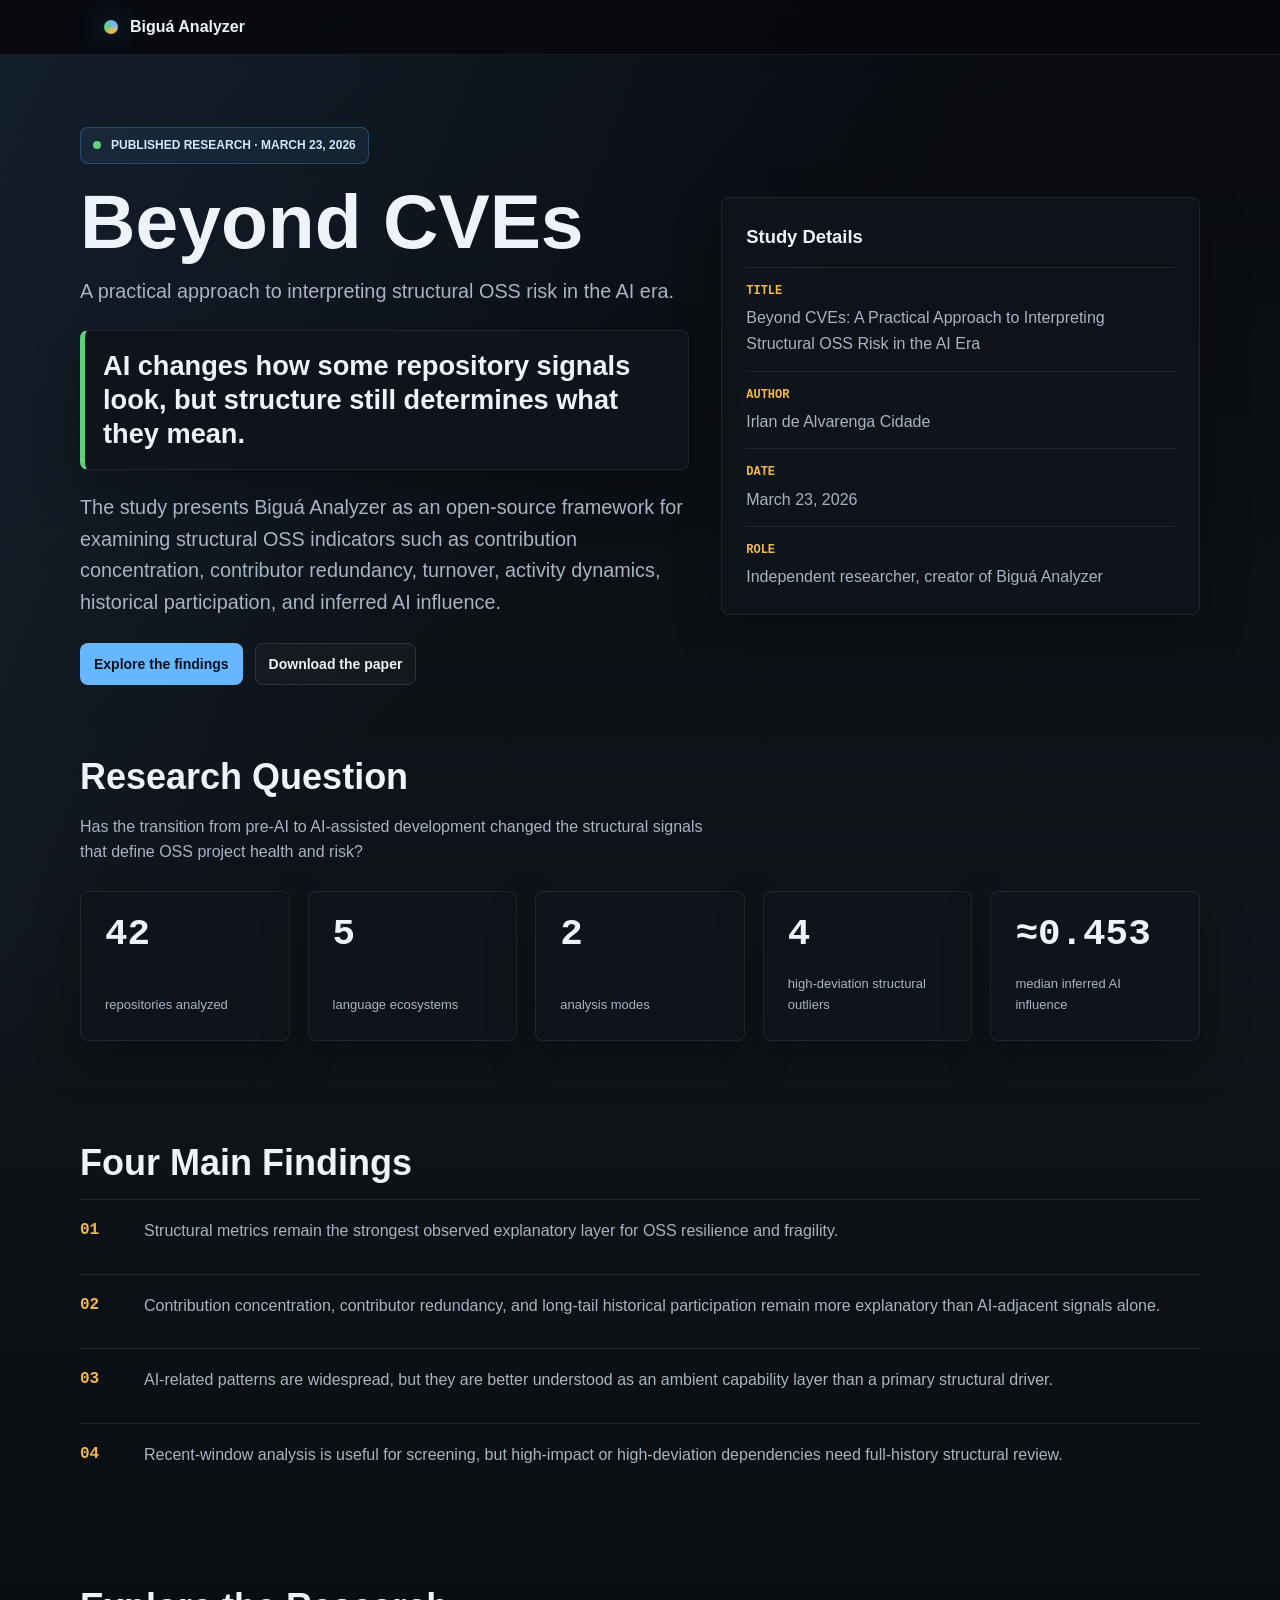
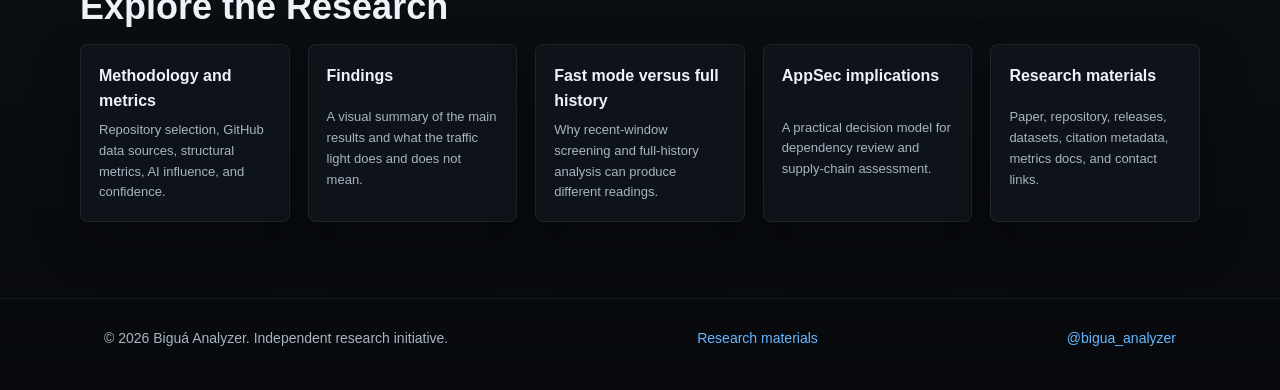
<file: docs/research.html>
<!DOCTYPE html>
<html lang="en">
<head>
  <meta charset="UTF-8" />
  <meta name="viewport" content="width=device-width, initial-scale=1.0" />
  <meta http-equiv="refresh" content="0; url=research/" />
  <meta name="robots" content="noindex" />
  <title>Research · Biguá Analyzer</title>
  <link rel="canonical" href="research/" />
  <link rel="stylesheet" href="style.css" />
</head>
<body>
  <main class="section site-shell page-hero">
    <div class="page-hero-inner">
      <h1 class="page-title">Research has moved.</h1>
      <p class="page-lead">The published research section now lives at <a href="research/">/research/</a>.</p>
      <div class="hero-actions compact-actions">
        <a class="btn btn-primary" href="research/">Open research</a>
      </div>
    </div>
  </main>
</body>
</html>
</file>
<file: docs/style.css>
:root {
  --color-bg: #07090d;
  --color-surface: #10151b;
  --color-surface-soft: #151b22;
  --color-border: #2b3542;
  --color-text: #edf3f8;
  --color-muted: #a7b4c2;
  --color-accent: #67b7ff;
  --color-accent-2: #62d07f;
  --color-warm: #f2b84b;
  --color-coral: #ff6b6b;
  --color-patreon: #ff424d;
  --shadow-soft: 0 18px 48px rgba(0, 0, 0, 0.28);
  --radius: 8px;
  --max-width: 1120px;
  --font-sans: Inter, -apple-system, BlinkMacSystemFont, "Segoe UI", Helvetica, Arial, sans-serif;
  --font-mono: "SFMono-Regular", Consolas, "Liberation Mono", Menlo, monospace;
}

*, *::before, *::after {
  box-sizing: border-box;
}

html {
  scroll-behavior: smooth;
}

body {
  margin: 0;
  min-height: 100vh;
  background:
    linear-gradient(135deg, rgba(103, 183, 255, 0.12), transparent 34%),
    linear-gradient(180deg, #080a0f 0%, #10151b 48%, #07090d 100%);
  color: var(--color-text);
  font-family: var(--font-sans);
  line-height: 1.6;
}

img,
svg {
  display: block;
  max-width: 100%;
}

a {
  color: var(--color-accent);
  text-decoration: none;
}

a:hover {
  text-decoration: underline;
}

a:focus-visible,
button:focus-visible,
summary:focus-visible,
[tabindex]:focus-visible {
  outline: 3px solid rgba(98, 208, 127, 0.95);
  outline-offset: 3px;
}

.site-shell {
  width: min(100%, var(--max-width));
  margin: 0 auto;
  padding: 0 24px;
}

.site-header {
  position: sticky;
  top: 0;
  z-index: 50;
  background: rgba(7, 9, 13, 0.88);
  border-bottom: 1px solid rgba(255, 255, 255, 0.08);
  backdrop-filter: blur(14px);
}

.header-inner {
  width: min(100%, var(--max-width));
  margin: 0 auto;
  padding: 14px 24px;
  display: flex;
  align-items: center;
  justify-content: space-between;
  gap: 18px;
}

.brand {
  display: inline-flex;
  align-items: center;
  gap: 12px;
  color: var(--color-text);
  font-weight: 800;
  flex-shrink: 0;
}

.brand:hover,
.nav-card:hover,
.link-board a:hover {
  text-decoration: none;
}

.brand-mark {
  width: 14px;
  height: 14px;
  border-radius: 50%;
  background: conic-gradient(from 40deg, var(--color-accent), var(--color-warm), var(--color-accent-2), var(--color-accent));
  box-shadow: 0 0 26px rgba(103, 183, 255, 0.45);
}

.nav-disclosure {
  position: relative;
}

.nav-toggle {
  display: none;
  list-style: none;
  align-items: center;
  justify-content: center;
  min-height: 42px;
  padding: 10px 16px;
  border-radius: var(--radius);
  border: 1px solid var(--color-border);
  background: rgba(255, 255, 255, 0.03);
  color: var(--color-text);
  font-size: 14px;
  font-weight: 700;
  cursor: pointer;
}

.nav-toggle::-webkit-details-marker {
  display: none;
}

.header-nav {
  display: flex;
  align-items: center;
  gap: 8px;
  flex-wrap: wrap;
}

.nav-link,
.btn {
  display: inline-flex;
  align-items: center;
  justify-content: center;
  min-height: 40px;
  padding: 9px 13px;
  border-radius: var(--radius);
  border: 1px solid transparent;
  font-size: 14px;
  font-weight: 700;
  text-decoration: none;
  transition: transform 0.15s ease, background-color 0.15s ease, border-color 0.15s ease;
}

.nav-link {
  color: var(--color-muted);
}

.nav-link:hover,
.nav-link.is-active {
  color: var(--color-text);
  background: rgba(255, 255, 255, 0.06);
  text-decoration: none;
}

.nav-link.is-active {
  border-color: rgba(103, 183, 255, 0.34);
}

.btn:hover {
  transform: translateY(-1px);
  text-decoration: none;
}

.btn-outline {
  border-color: var(--color-border);
  color: var(--color-text);
  background: rgba(255, 255, 255, 0.025);
}

.btn-outline:hover {
  background: rgba(255, 255, 255, 0.07);
}

.btn-primary {
  background: var(--color-accent);
  color: #07111f;
}

.btn-primary:hover {
  background: #8dccff;
}

.btn-patreon {
  background: rgba(255, 66, 77, 0.13);
  color: #ffd9dc;
  border-color: rgba(255, 66, 77, 0.38);
}

.hero {
  padding: 72px 0 46px;
}

.hero-grid {
  display: grid;
  grid-template-columns: minmax(0, 1.12fr) minmax(320px, 0.88fr);
  gap: 32px;
  align-items: center;
}

.hero-copy {
  max-width: 760px;
}

.eyebrow {
  display: inline-flex;
  align-items: center;
  gap: 10px;
  margin-bottom: 18px;
  padding: 8px 12px;
  border-radius: var(--radius);
  border: 1px solid rgba(103, 183, 255, 0.26);
  background: rgba(103, 183, 255, 0.08);
  color: #cfe7ff;
  font-size: 12px;
  font-weight: 800;
  text-transform: uppercase;
}

.eyebrow-dot {
  width: 8px;
  height: 8px;
  border-radius: 50%;
  background: var(--color-accent-2);
}

.hero h1,
.page-title {
  margin: 0 0 16px;
  font-size: clamp(2.3rem, 6vw, 4.8rem);
  line-height: 1.02;
}

.hero p.lead,
.page-lead {
  margin: 0;
  max-width: 68ch;
  color: var(--color-muted);
  font-size: clamp(1.05rem, 2.1vw, 1.24rem);
}

.hero-actions {
  display: flex;
  gap: 12px;
  flex-wrap: wrap;
  margin-top: 24px;
}

.compact-actions {
  margin-top: 20px;
}

.badge-row {
  display: flex;
  gap: 10px;
  flex-wrap: wrap;
  margin-top: 24px;
}

.badge-pill {
  display: inline-flex;
  align-items: center;
  padding: 8px 12px;
  border-radius: var(--radius);
  border: 1px solid rgba(255, 255, 255, 0.08);
  background: rgba(255, 255, 255, 0.04);
  color: #d7e0ea;
  font-size: 13px;
  font-weight: 650;
}

.hero-panel,
.card,
.callout-panel,
.metric-card,
.quote-panel,
.page-hero-inner,
.chart-card,
.warning-note,
.thesis-card {
  background: rgba(16, 21, 27, 0.9);
  border: 1px solid rgba(255, 255, 255, 0.075);
  border-radius: var(--radius);
  box-shadow: var(--shadow-soft);
}

.hero-panel,
.card,
.callout-panel,
.metric-card,
.quote-panel,
.page-hero-inner,
.chart-card,
.warning-note {
  padding: 24px;
}

.logo-frame {
  background: linear-gradient(180deg, rgba(255, 255, 255, 0.04), rgba(255, 255, 255, 0.015));
  border: 1px solid rgba(255, 255, 255, 0.075);
  border-radius: var(--radius);
  padding: 24px;
}

.panel-note,
.caption {
  color: var(--color-muted);
  font-size: 14px;
}

.panel-title {
  margin: 0 0 16px;
  font-size: 1.15rem;
}

.detail-list {
  display: grid;
  gap: 14px;
  margin: 0;
}

.detail-list div {
  padding-top: 14px;
  border-top: 1px solid rgba(255, 255, 255, 0.08);
}

.detail-list dt {
  color: var(--color-warm);
  font-family: var(--font-mono);
  font-size: 12px;
  font-weight: 800;
  text-transform: uppercase;
}

.detail-list dd {
  margin: 4px 0 0;
  color: var(--color-muted);
}

.thesis-card {
  margin: 22px 0;
  padding: 18px;
  border-left: 5px solid var(--color-accent-2);
  color: var(--color-text);
  font-size: clamp(1.2rem, 3vw, 1.7rem);
  font-weight: 800;
  line-height: 1.25;
}

.section {
  padding: 26px 0 76px;
}

.page-hero {
  padding-top: 48px;
}

.page-hero-inner {
  background:
    linear-gradient(135deg, rgba(103, 183, 255, 0.14), transparent 45%),
    rgba(16, 21, 27, 0.92);
}

.section-title {
  margin: 0 0 16px;
  font-size: clamp(1.55rem, 3vw, 2.25rem);
  line-height: 1.12;
}

.section-subtitle {
  max-width: 72ch;
  margin: 0 0 26px;
  color: var(--color-muted);
}

.after-grid {
  margin-top: 22px;
}

.grid-3,
.grid-2,
.feature-grid,
.metric-grid,
.visual-grid,
.nav-card-grid,
.comparison-panels {
  display: grid;
  gap: 18px;
}

.grid-3 {
  grid-template-columns: repeat(3, minmax(0, 1fr));
}

.grid-2,
.feature-grid,
.comparison-panels {
  grid-template-columns: repeat(2, minmax(0, 1fr));
}

.feature-grid {
  grid-template-columns: minmax(0, 1.2fr) minmax(280px, 0.8fr);
  align-items: start;
}

.metric-grid {
  grid-template-columns: repeat(4, minmax(0, 1fr));
}

.metric-grid.five-up {
  grid-template-columns: repeat(5, minmax(0, 1fr));
}

.visual-grid {
  grid-template-columns: repeat(3, minmax(0, 1fr));
}

.nav-card-grid {
  grid-template-columns: repeat(5, minmax(0, 1fr));
}

.card h2,
.card h3,
.callout-panel h2,
.callout-panel h3,
.process-strip h3,
.chart-card h3,
.warning-note h2 {
  margin: 0 0 10px;
  line-height: 1.2;
}

.card p,
.card li,
.callout-panel p,
.process-strip p,
.finding-item p,
.warning-note p,
.chart-card p {
  color: var(--color-muted);
}

.metric-card {
  min-height: 150px;
  display: flex;
  flex-direction: column;
  justify-content: space-between;
  gap: 18px;
}

.metric-value {
  color: var(--color-text);
  font-family: var(--font-mono);
  font-size: clamp(1.55rem, 4vw, 2.35rem);
  font-weight: 800;
  line-height: 1;
  white-space: nowrap;
}

.metric-label {
  color: var(--color-muted);
  font-size: 13px;
}

.finding-list {
  display: grid;
  gap: 12px;
}

.finding-item {
  display: grid;
  grid-template-columns: 48px minmax(0, 1fr);
  gap: 16px;
  align-items: start;
  padding: 18px 0;
  border-top: 1px solid rgba(255, 255, 255, 0.08);
}

.finding-item span,
.step-kicker {
  color: var(--color-warm);
  font-family: var(--font-mono);
  font-weight: 800;
}

.finding-item p {
  margin: 0;
}

.callout-panel {
  border-color: rgba(242, 184, 75, 0.26);
  background: linear-gradient(180deg, rgba(242, 184, 75, 0.10), rgba(16, 21, 27, 0.92));
}

.callout-panel.cool {
  border-color: rgba(103, 183, 255, 0.28);
  background: linear-gradient(180deg, rgba(103, 183, 255, 0.10), rgba(16, 21, 27, 0.92));
}

.callout-panel p {
  font-size: 1.05rem;
}

.process-strip {
  display: grid;
  grid-template-columns: repeat(3, minmax(0, 1fr));
  gap: 0;
  overflow: hidden;
  border: 1px solid rgba(255, 255, 255, 0.075);
  border-radius: var(--radius);
  background: rgba(16, 21, 27, 0.9);
  box-shadow: var(--shadow-soft);
}

.process-strip article {
  padding: 24px;
  border-right: 1px solid rgba(255, 255, 255, 0.075);
}

.process-strip article:last-child {
  border-right: 0;
}

.quote-panel {
  border-left: 5px solid var(--color-accent-2);
}

.quote-panel p {
  max-width: 74ch;
  margin: 0;
  color: var(--color-text);
  font-size: clamp(1.25rem, 3vw, 2rem);
  line-height: 1.24;
}

.compact-quote p {
  font-size: clamp(1.05rem, 2.4vw, 1.45rem);
}

.warning-note {
  border-color: rgba(255, 107, 107, 0.3);
  background: linear-gradient(180deg, rgba(255, 107, 107, 0.08), rgba(16, 21, 27, 0.92));
}

.clean-list {
  margin: 0;
  padding-left: 20px;
  color: var(--color-muted);
}

.clean-list li + li {
  margin-top: 8px;
}

.nav-card,
.link-board a {
  display: grid;
  gap: 6px;
  min-height: 110px;
  padding: 18px;
  border: 1px solid rgba(255, 255, 255, 0.075);
  border-radius: var(--radius);
  background: rgba(16, 21, 27, 0.9);
  box-shadow: var(--shadow-soft);
}

.nav-card:hover,
.link-board a:hover {
  border-color: rgba(103, 183, 255, 0.38);
}

.nav-card span,
.link-board span {
  color: var(--color-text);
  font-weight: 800;
}

.nav-card small,
.link-board small {
  color: var(--color-muted);
  font-size: 13px;
}

.link-board {
  display: grid;
  grid-template-columns: repeat(3, minmax(0, 1fr));
  gap: 12px;
}

.chart-card {
  display: grid;
  align-content: start;
  gap: 14px;
}

.relationship-chart {
  position: relative;
  min-height: 240px;
  border: 1px solid rgba(255, 255, 255, 0.08);
  border-radius: var(--radius);
  background:
    linear-gradient(90deg, rgba(255, 255, 255, 0.04) 1px, transparent 1px),
    linear-gradient(0deg, rgba(255, 255, 255, 0.04) 1px, transparent 1px);
  background-size: 25% 25%;
  overflow: hidden;
}

.relationship-chart::before {
  content: "";
  position: absolute;
  inset: 18px;
  border-left: 2px solid rgba(237, 243, 248, 0.45);
  border-bottom: 2px solid rgba(237, 243, 248, 0.45);
}

.trend-line {
  position: absolute;
  left: 20%;
  right: 16%;
  top: 44%;
  height: 3px;
  background: var(--color-warm);
  transform: rotate(-24deg);
  transform-origin: center;
  box-shadow: 0 0 22px rgba(242, 184, 75, 0.32);
}

.axis,
.trend-label {
  position: absolute;
  color: var(--color-muted);
  font-size: 12px;
  font-weight: 700;
}

.y-axis {
  top: 16px;
  left: 26px;
}

.x-axis {
  right: 18px;
  bottom: 18px;
}

.trend-label.high {
  top: 58px;
  left: 34px;
  color: #d7f7df;
}

.trend-label.low {
  right: 24px;
  bottom: 54px;
  color: #ffe2a6;
}

.bar-chart {
  display: grid;
  gap: 12px;
}

.bar-row {
  display: grid;
  grid-template-columns: 66px minmax(0, 1fr) 70px;
  gap: 10px;
  align-items: center;
  color: var(--color-muted);
  font-size: 13px;
}

.bar-track {
  height: 14px;
  overflow: hidden;
  border-radius: 999px;
  background: rgba(255, 255, 255, 0.07);
}

.bar {
  display: block;
  height: 100%;
  border-radius: inherit;
}

.bar.green { background: var(--color-accent-2); }
.bar.yellow { background: var(--color-warm); }
.bar.orange { background: #ff9f43; }
.bar.red { background: var(--color-coral); }

.bar-row strong {
  color: var(--color-text);
  font-family: var(--font-mono);
  font-size: 12px;
  text-align: right;
}

.single-metric {
  display: grid;
  place-items: center;
  min-height: 190px;
  border: 1px solid rgba(255, 255, 255, 0.08);
  border-radius: var(--radius);
  background: rgba(103, 183, 255, 0.08);
  text-align: center;
}

.single-metric span {
  display: block;
  color: var(--color-text);
  font-family: var(--font-mono);
  font-size: clamp(2.4rem, 7vw, 4.2rem);
  font-weight: 800;
  line-height: 1;
}

.single-metric small {
  display: block;
  max-width: 22ch;
  color: var(--color-muted);
}

.table-wrap {
  max-width: 100%;
  overflow-x: auto;
  border: 1px solid rgba(255, 255, 255, 0.075);
  border-radius: var(--radius);
  background: rgba(16, 21, 27, 0.9);
  box-shadow: var(--shadow-soft);
}

.research-table {
  width: 100%;
  min-width: 760px;
  border-collapse: collapse;
}

.research-table caption {
  caption-side: bottom;
  padding: 14px;
  color: var(--color-muted);
  text-align: left;
  font-size: 13px;
}

.research-table th,
.research-table td {
  padding: 14px;
  border-bottom: 1px solid rgba(255, 255, 255, 0.075);
  text-align: left;
}

.research-table th {
  color: var(--color-text);
  background: rgba(255, 255, 255, 0.035);
}

.research-table td {
  color: var(--color-muted);
  font-family: var(--font-mono);
  font-size: 13px;
}

.not-found {
  min-height: 70vh;
}

.not-found-code {
  margin: 0;
  color: var(--color-border);
  font-family: var(--font-mono);
  font-size: clamp(5rem, 15vw, 9rem);
  font-weight: 800;
  line-height: 1;
}

.site-footer {
  padding: 28px 0 40px;
  border-top: 1px solid rgba(255, 255, 255, 0.07);
  color: var(--color-muted);
  font-size: 14px;
}

.footer-inner {
  width: min(100%, var(--max-width));
  margin: 0 auto;
  padding: 0 24px;
  display: flex;
  justify-content: space-between;
  gap: 18px;
  flex-wrap: wrap;
}

@media (max-width: 1080px) {
  .header-nav {
    gap: 6px;
  }

  .nav-link {
    padding-inline: 10px;
  }
}

@media (max-width: 960px) {
  .hero-grid,
  .grid-3,
  .grid-2,
  .feature-grid,
  .metric-grid,
  .metric-grid.five-up,
  .visual-grid,
  .nav-card-grid,
  .comparison-panels,
  .link-board,
  .process-strip {
    grid-template-columns: 1fr;
  }

  .hero {
    padding-top: 48px;
  }

  .process-strip article {
    border-right: 0;
    border-bottom: 1px solid rgba(255, 255, 255, 0.075);
  }

  .process-strip article:last-child {
    border-bottom: 0;
  }
}

@media (max-width: 760px) {
  .site-shell,
  .header-inner,
  .footer-inner {
    padding-left: 18px;
    padding-right: 18px;
  }

  .header-inner {
    padding-top: 12px;
    padding-bottom: 12px;
  }

  .nav-toggle {
    display: inline-flex;
  }

  .nav-disclosure {
    margin-left: auto;
  }

  .nav-disclosure .header-nav {
    display: none;
  }

  .nav-disclosure[open] .header-nav {
    display: grid;
  }

  .header-nav {
    position: absolute;
    right: 0;
    top: calc(100% + 10px);
    width: min(300px, calc(100vw - 36px));
    padding: 12px;
    border-radius: var(--radius);
    border: 1px solid rgba(255, 255, 255, 0.08);
    background: rgba(8, 11, 16, 0.97);
    box-shadow: var(--shadow-soft);
    gap: 8px;
    backdrop-filter: blur(14px);
  }

  .header-nav .nav-link {
    width: 100%;
    justify-content: flex-start;
  }

  .hero-panel,
  .card,
  .callout-panel,
  .metric-card,
  .quote-panel,
  .page-hero-inner,
  .chart-card,
  .warning-note,
  .process-strip article {
    padding: 20px;
  }

  .finding-item {
    grid-template-columns: 40px minmax(0, 1fr);
    gap: 12px;
  }

  .bar-row {
    grid-template-columns: 58px minmax(0, 1fr);
  }

  .bar-row strong {
    grid-column: 2;
    text-align: left;
  }
}
</file>
